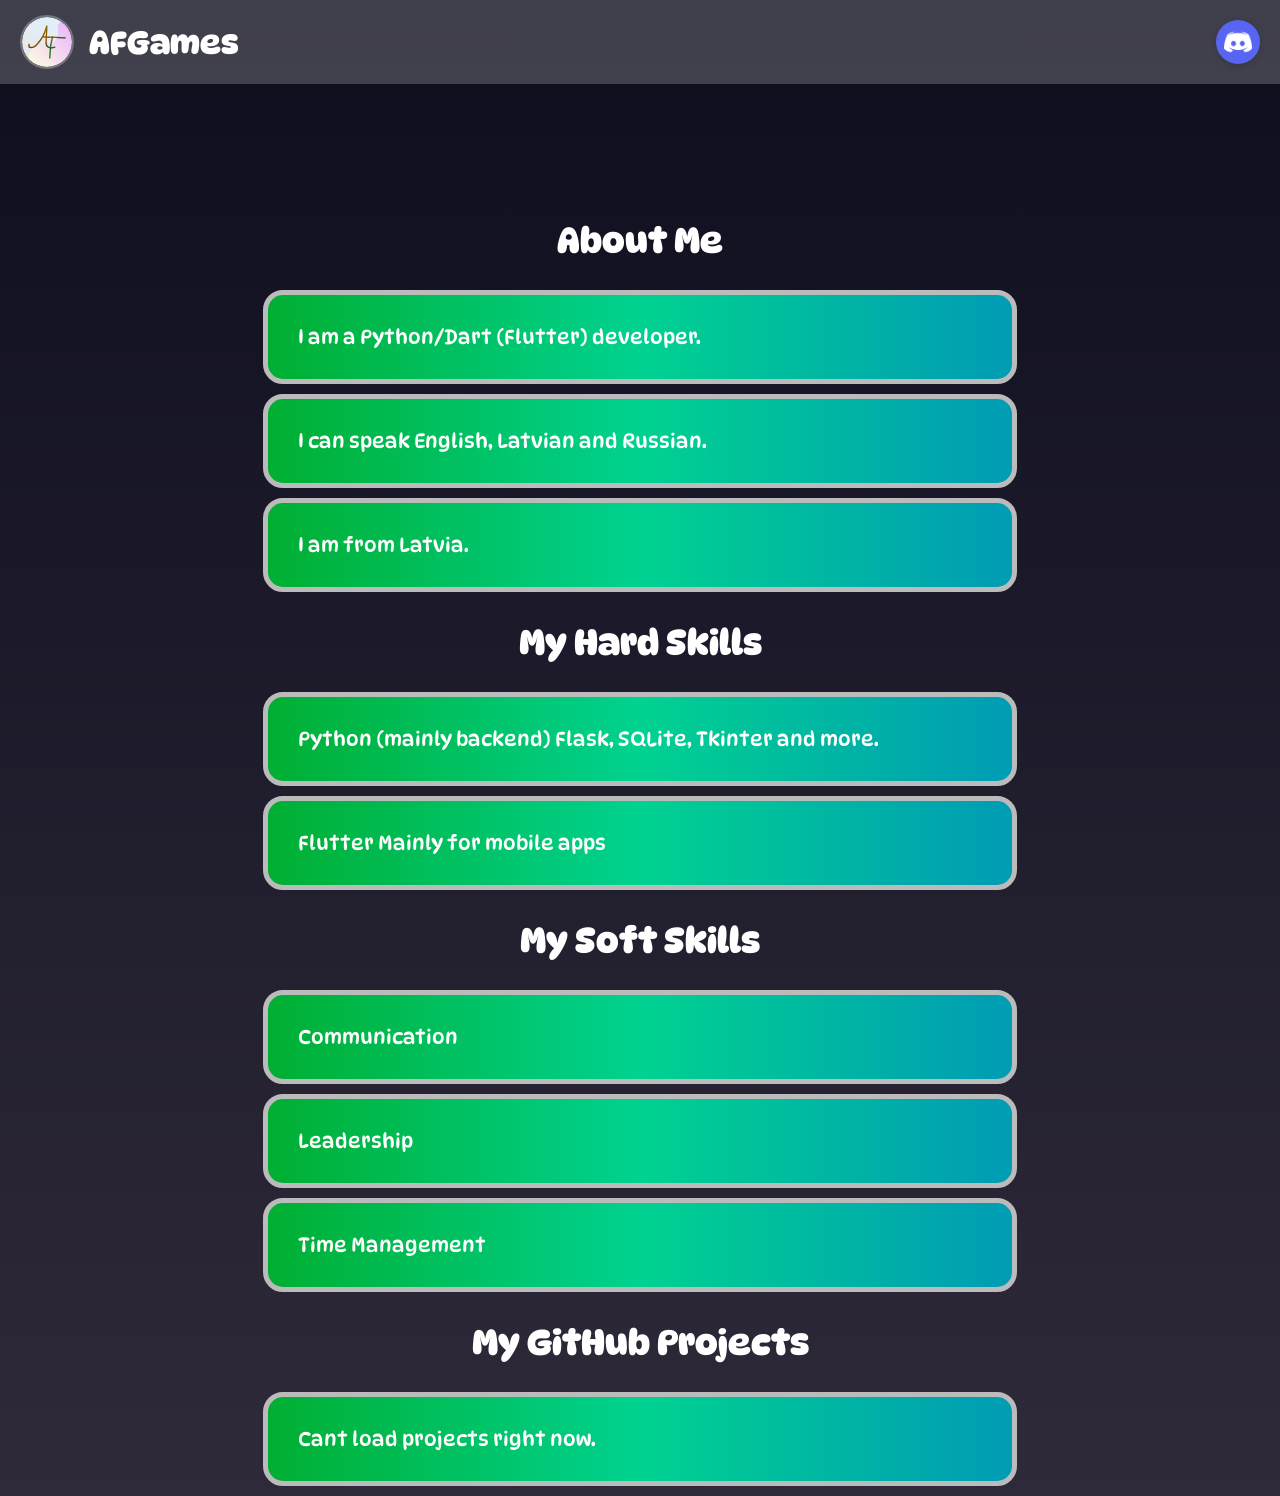
<file: index.html>
<!DOCTYPE html>
<html lang="en">
    <head>
        <meta charset="UTF-8">
        <meta name="viewport" content="width=device-width, initial-scale=1.0">
        <title>AFGamesYT</title>
        <link href="https://fonts.googleapis.com/css2?family=DynaPuff:wght@400..700&display=swap" rel="stylesheet">
        <link rel="stylesheet" href="static/style.css">
    </head>
    <body>
        <div class="top-bar">
            <div class="left-section">
                <div class="profile-icon">
                    <img src="static/profile.png" alt="Profile" class="profile-image">
                </div>
                <h1 class="afgames-text">AFGames</h1>
            </div>
            <a href="https://discord.gg/7HDqtKxbqU" target="_blank" class="discord-link">
                <img src="static/discord.png" alt="Discord" class="discord-icon">
            </a>
        </div>
        
        <br><br><br><br><br><br><br><br><br><br>

        <h2>About Me</h2>
        <div class="message"><p>I am a Python/Dart (Flutter) developer.</p></div>
        <div class="message"><p>I can speak English, Latvian and Russian.</p></div>
        <div class="message"><p>I am from Latvia.</p></div>

        <h2>My Hard Skills</h2>
        <div class="message"><p>Python (mainly backend)    Flask, SQLite, Tkinter and more.</p></div>
        <div class="message"><p>Flutter    Mainly for mobile apps</p></div>

        <h2>My Soft Skills</h2>
        <div class="message"><p>Communication</p></div>
        <div class="message"><p>Leadership</p></div>
        <div class="message"><p>Time Management</p></div>
        
        <h2>My GitHub Projects</h2>
        <div id="github-projects" class="projects-container">
            <div class="loading">Loading projects...</div>
        </div>
    </body>

    <script>
        const apiUrl = `https://api.github.com/users/AFGamesYT/repos?sort=updated&per_page=6`;

        async function loadGitHubProjects() {
            try {
                const response = await fetch(apiUrl);
                const repos = await response.json();
                
                const projectsContainer = document.getElementById('github-projects');
                projectsContainer.innerHTML = '';
                
                repos.forEach(repo => {
                    const projectCard = createProjectCard(repo);
                    projectsContainer.appendChild(projectCard);
                });
                
            } catch (error) {
                console.error('Error loading GitHub projects:', error);
                document.getElementById('github-projects').innerHTML = 
                    '<div class="message"><p>Cant load projects right now.</p></div>';
            }
        }

        function createProjectCard(repo) {
            const card = document.createElement('div');
            card.className = 'message project-card';
            
            card.innerHTML = `
                <div class="project-header">
                    <h3 class="project-title">${repo.name}</h3>
                </div>
                <label class="project-description">${repo.description || 'No description available.'}</label><br><br>
                <a href="${repo.html_url}" target="_blank" class="project-link">View on GitHub</a>
            `;
            
            return card;
        }

        document.addEventListener('DOMContentLoaded', loadGitHubProjects);
    </script>
</html>
</file>
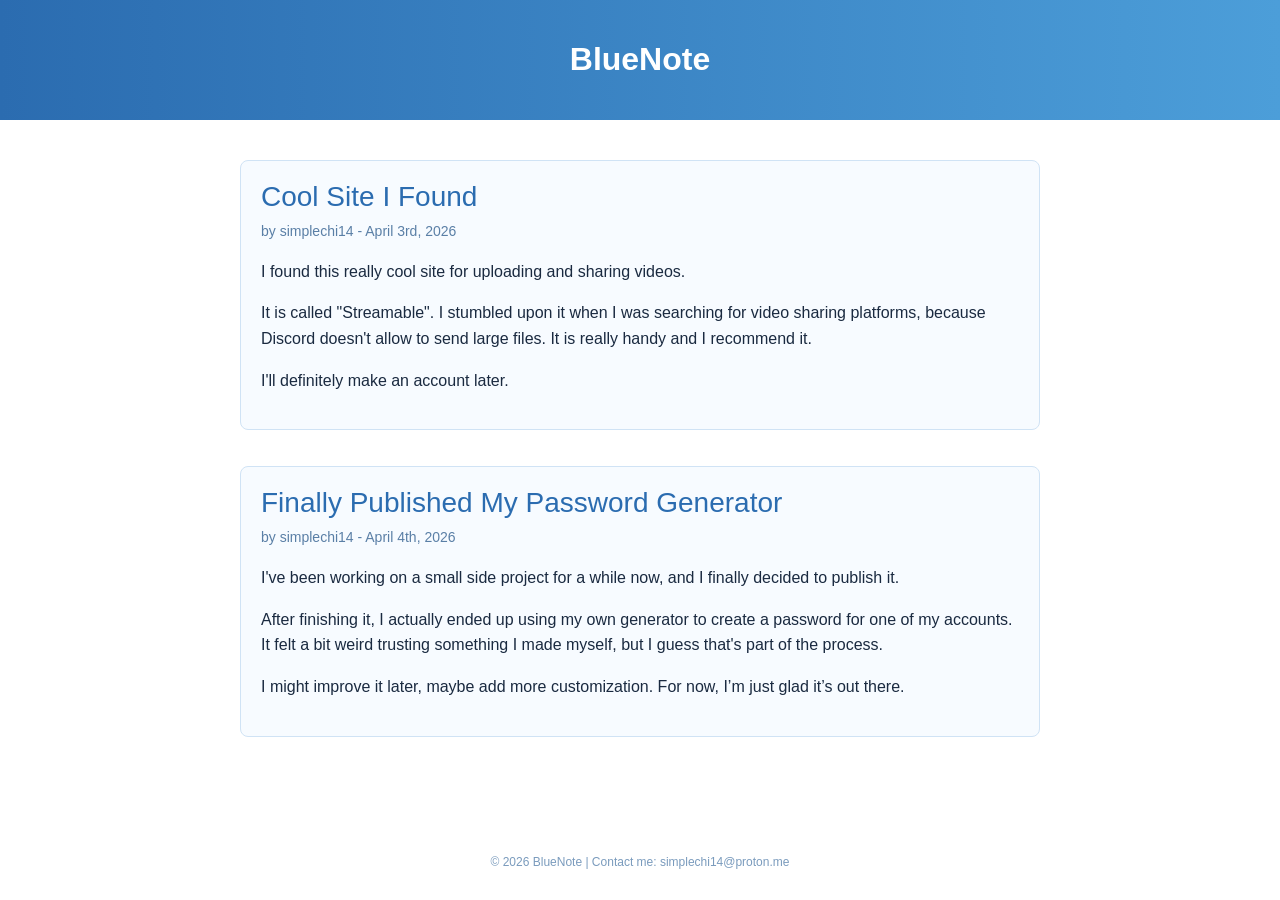
<file: arg2.html>
<!DOCTYPE html>
<html lang="en">
<head>
    <meta charset="UTF-8">
    <title>BlueNote Blog</title>
    <style>
        body {
            margin: 0;
            font-family: Arial, sans-serif;
            background-color: #ffffff;
            color: #1a2a40;
        }

        header {
            background: linear-gradient(90deg, #2b6cb0, #4c9ed9);
            color: white;
            padding: 20px;
            text-align: center;
        }

        .container {
            max-width: 800px;
            margin: 40px auto;
            padding: 0 20px;
        }

        .post {
            border: 1px solid #d0e3f5;
            border-radius: 8px;
            padding: 20px;
            background-color: #f7fbff;
        }

        .post-title {
            font-size: 28px;
            margin-bottom: 10px;
            color: #2b6cb0;
        }

        .post-meta {
            font-size: 14px;
            color: #5a7fa6;
            margin-bottom: 20px;
        }

        .post-content {
            line-height: 1.6;
            font-size: 16px;
        }

        .white {
            color: #ffffff;
            margin-left: 50px;
        }

        footer {
            text-align: center;
            padding: 20px;
            margin-top: 40px;
            font-size: 12px;
            color: #7a9bbd;
        }
    </style>
</head>
<body>

<header>
    <h1>BlueNote</h1>
</header>

<div class="container">
    <div class="post">
        <div class="post-title">Cool Site I Found</div>
        <div class="post-meta">by simplechi14 - April 3rd, 2026</div>
        <div class="post-content">
            <p>
                I found this really cool site for uploading and sharing videos.
            </p>

            <p>
                It is called "Streamable". I stumbled upon it when I was searching for video sharing platforms,
                because Discord doesn't allow to send large files. It is really handy and I recommend it.
            </p>

            <p>
                I'll definitely make an account later.
            </p>
        </div>
    </div>
    <br><br>
    <div class="post">
        <div class="post-title">Finally Published My Password Generator</div>
        <div class="post-meta">by simplechi14 - April 4th, 2026</div>
        <div class="post-content">
            <p>
                I've been working on a small side project for a while now, and I finally decided to publish it.
            </p>

            <p>
                After finishing it, I actually ended up using my own generator to create a password for one of my accounts.
                It felt a bit weird trusting something I made myself, but I guess that's part of the process.
            </p>

            <p>
                I might improve it later, maybe add more customization.
                For now, I’m just glad it’s out there.
            </p>
        </div>
    </div>
</div>

<p class="white">If you find this, ignore it please. 8Is01QPs</p>

<footer>
    © 2026 BlueNote | Contact me: simplechi14@proton.me
</footer>

</body>
</html>
</file>
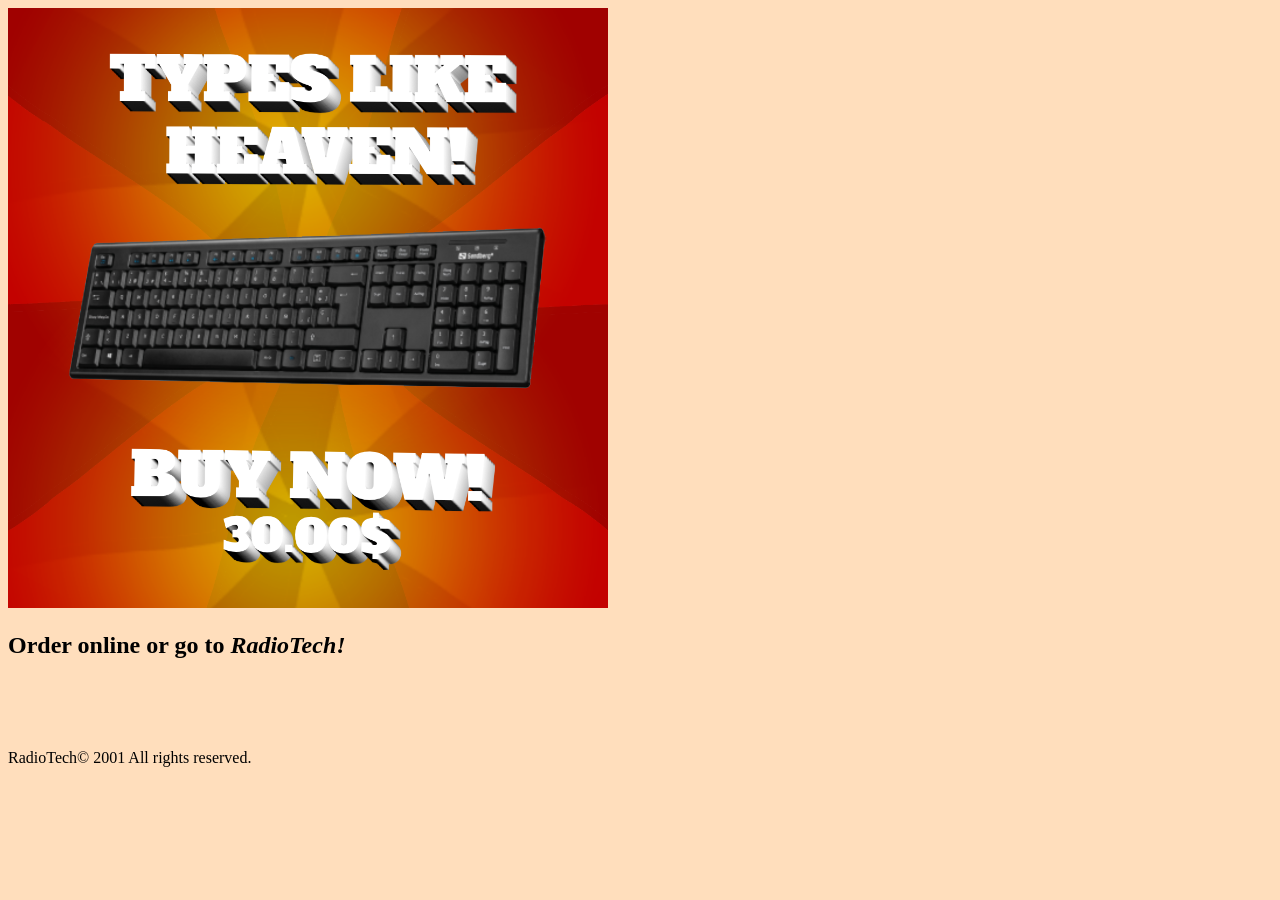
<file: arg3.html>
<!DOCTYPE html>
<html>
    <head>
        <title>Best keyboard in town!</title>
    </head>
    <body bgcolor="#ffdebc">
        <img src="types_like_heaven.png" alt="I swam across" width="600" height="600">
        <h2>Order online or go to <i>RadioTech!</i></h2>
        <br>
        <br>
        <br>
        <p id="dotdotdotdot dotdash dotdashdotdot dotdotdotdash dot dotdotdot">RadioTech© 2001 All rights reserved.</p>
    </body>
</html>
</file>
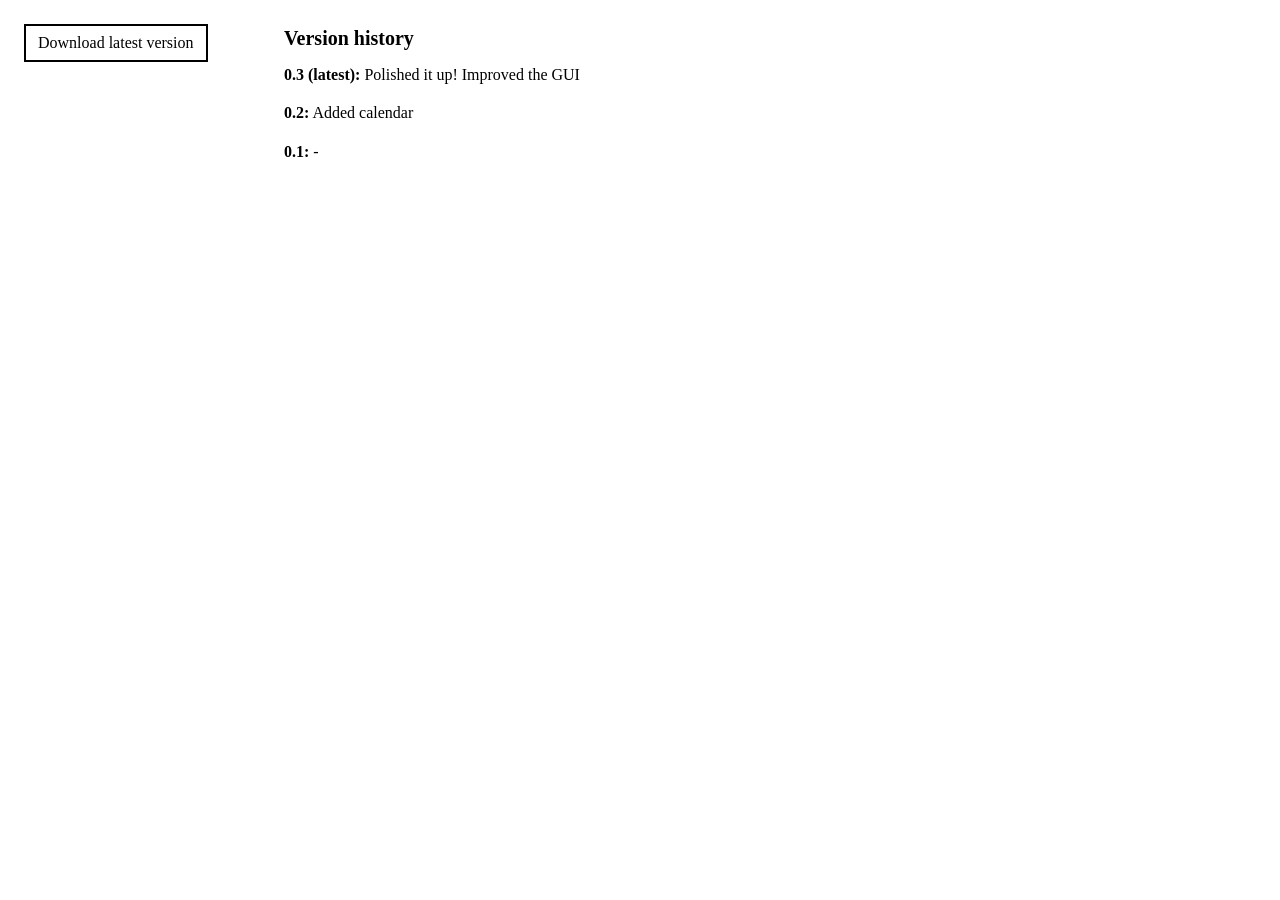
<file: arg3_download.html>
<!DOCTYPE html>
<html lang="en">
<head>
<meta charset="utf-8">
<meta name="viewport" content="width=device-width, initial-scale=1, viewport-fit=cover">
<title>Download</title>
<style>
  :root {
    color-scheme: light;
    box-sizing: border-box;
    padding-top: env(safe-area-inset-top, 0px);
    padding-bottom: env(safe-area-inset-bottom, 0px);
  }
  html { scroll-padding-top: env(safe-area-inset-top, 0px); }
  body {
    margin: 0;
    padding: 24px;
    background: #ffffff;
    color: #000000;
    font-family: "Times New Roman", Times, serif;
    font-size: 16px;
    line-height: 1.4;
  }
  .layout {
    display: flex;
    gap: 40px;
    align-items: flex-start;
  }
  .left {
    flex: 0 0 220px;
  }
  .right {
    flex: 1 1 auto;
    min-width: 0;
  }
  a.button {
    display: inline-block;
    padding: 6px 12px;
    background: #ffffff;
    color: #000000;
    border: 2px solid #000000;
    border-radius: 0;
    font-family: inherit;
    font-size: 16px;
    text-decoration: none;
  }
  a.button:hover { background: #000000; color: #ffffff; }
  h2 { font-size: 20px; margin: 0 0 12px 0; }
  .version { margin: 0 0 16px 0; }
  .version b { font-weight: bold; }
  @media (max-width: 600px) {
    .layout { flex-direction: column; gap: 24px; }
    .left { flex: none; }
  }
</style>
</head>
<body>
<div class="layout">

  <div class="left">
    <a class="button" href="https://afgamesyt.eu.pythonanywhere.com/get_program?version=latest">Download latest version</a>
  </div>

  <div class="right">
    <h2>Version history</h2>

    <p class="version"><b>0.3 (latest):</b> Polished it up! Improved the GUI</p>

    <p class="version"><b>0.2:</b> Added calendar</p>

    <p class="version"><b>0.1:</b> -</p>
  </div>

</div>
</body>
</html>
</file>
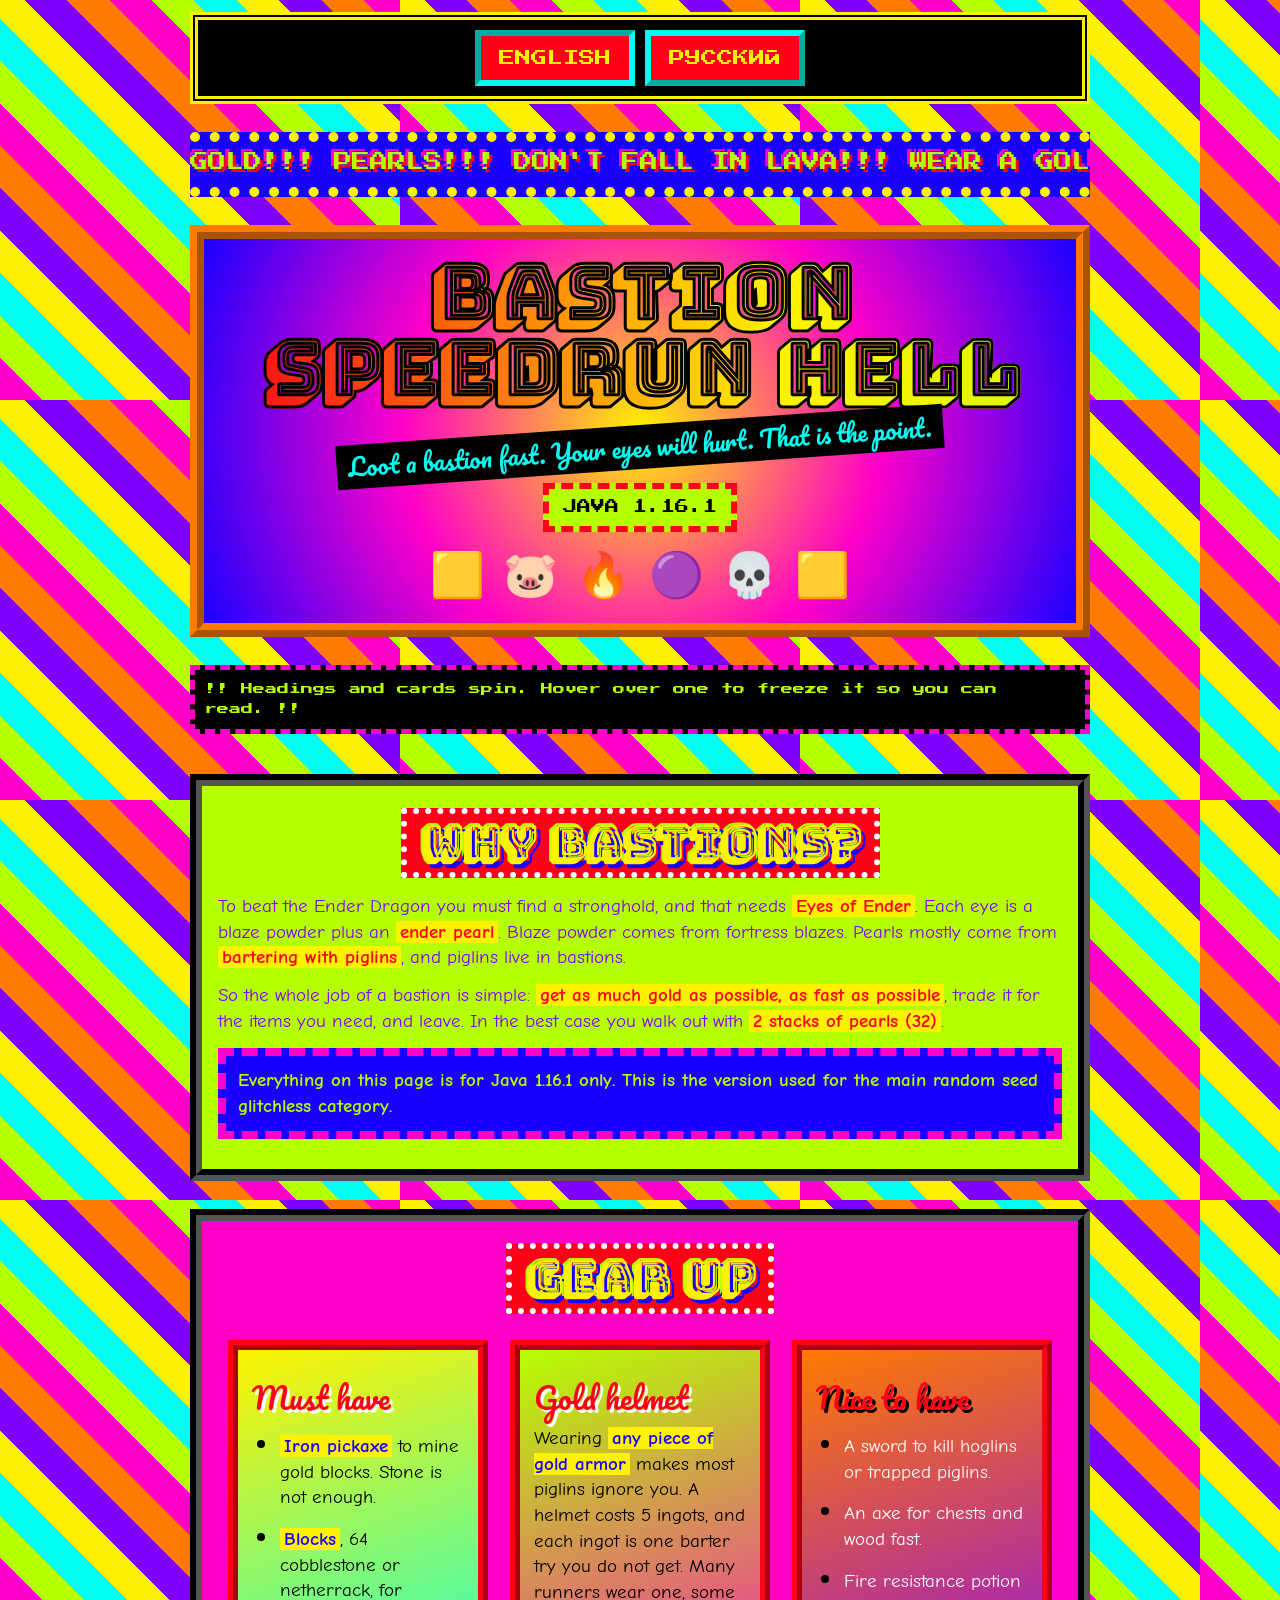
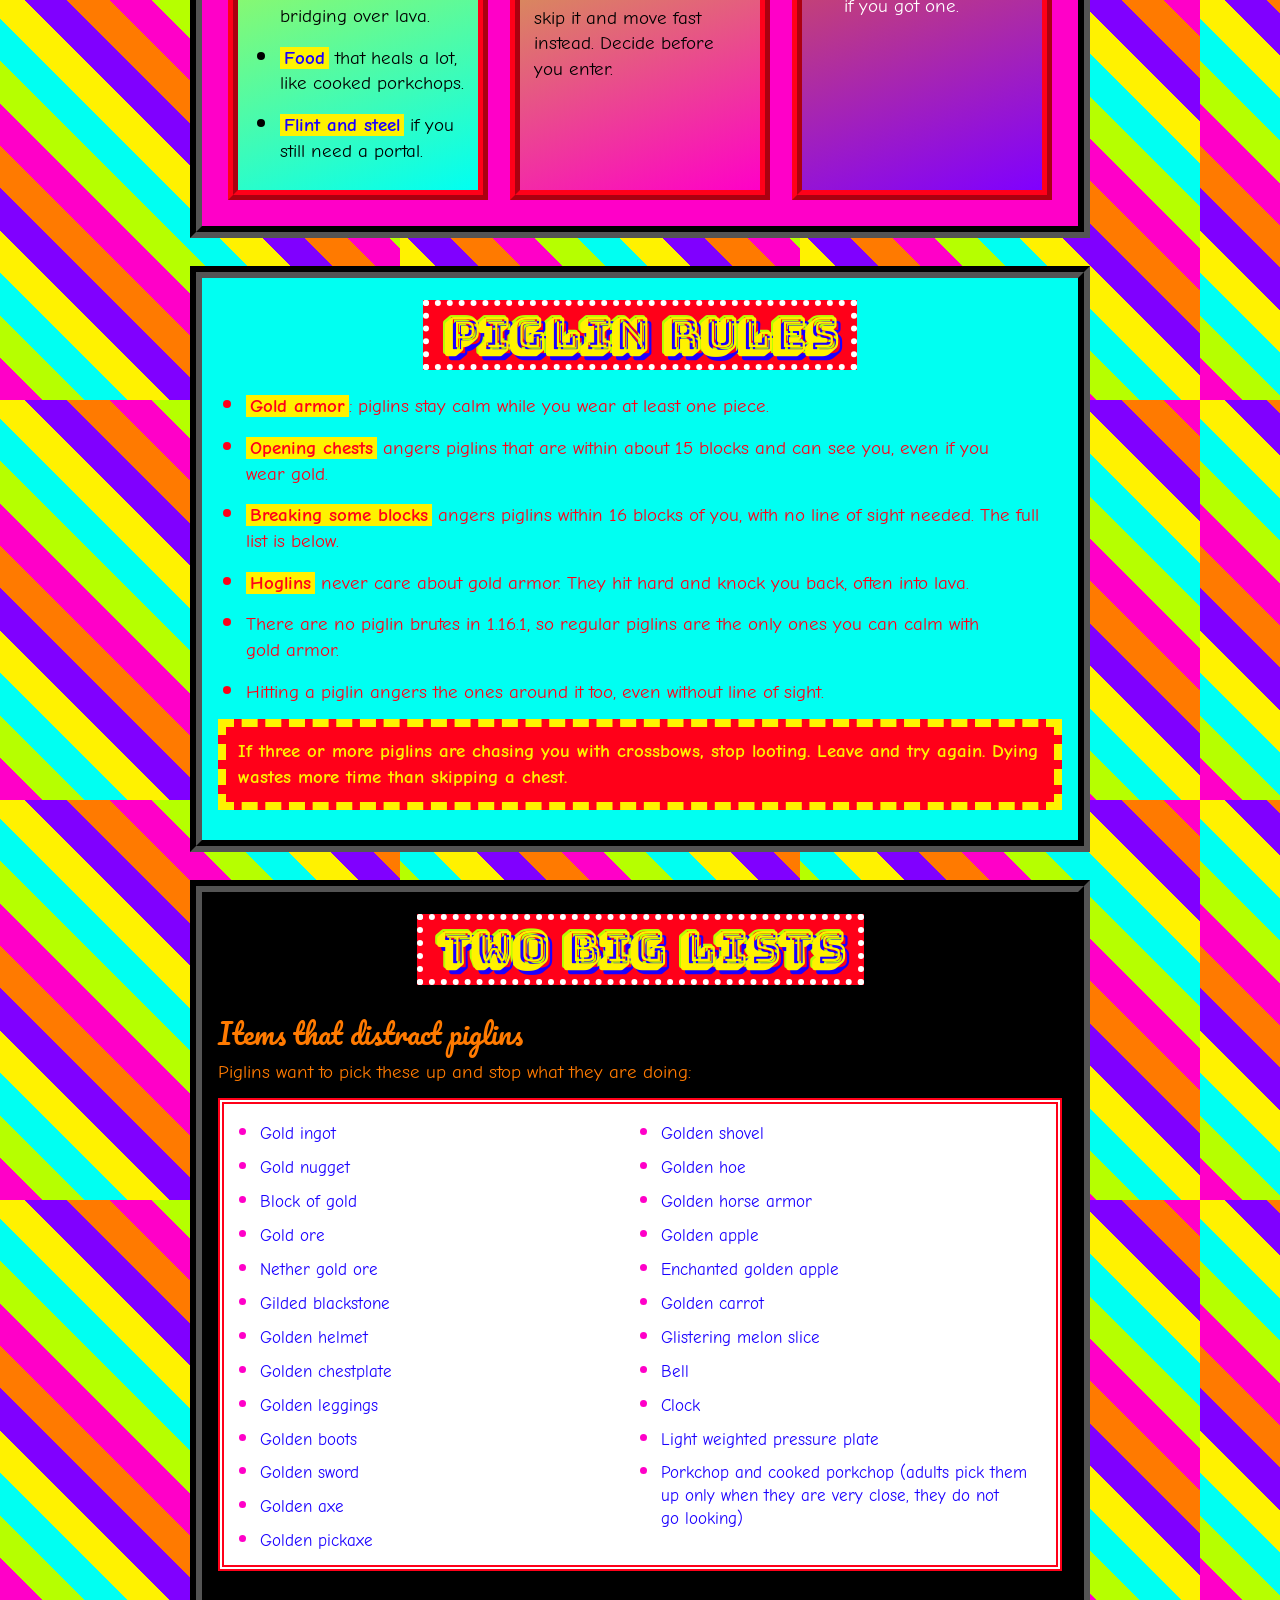
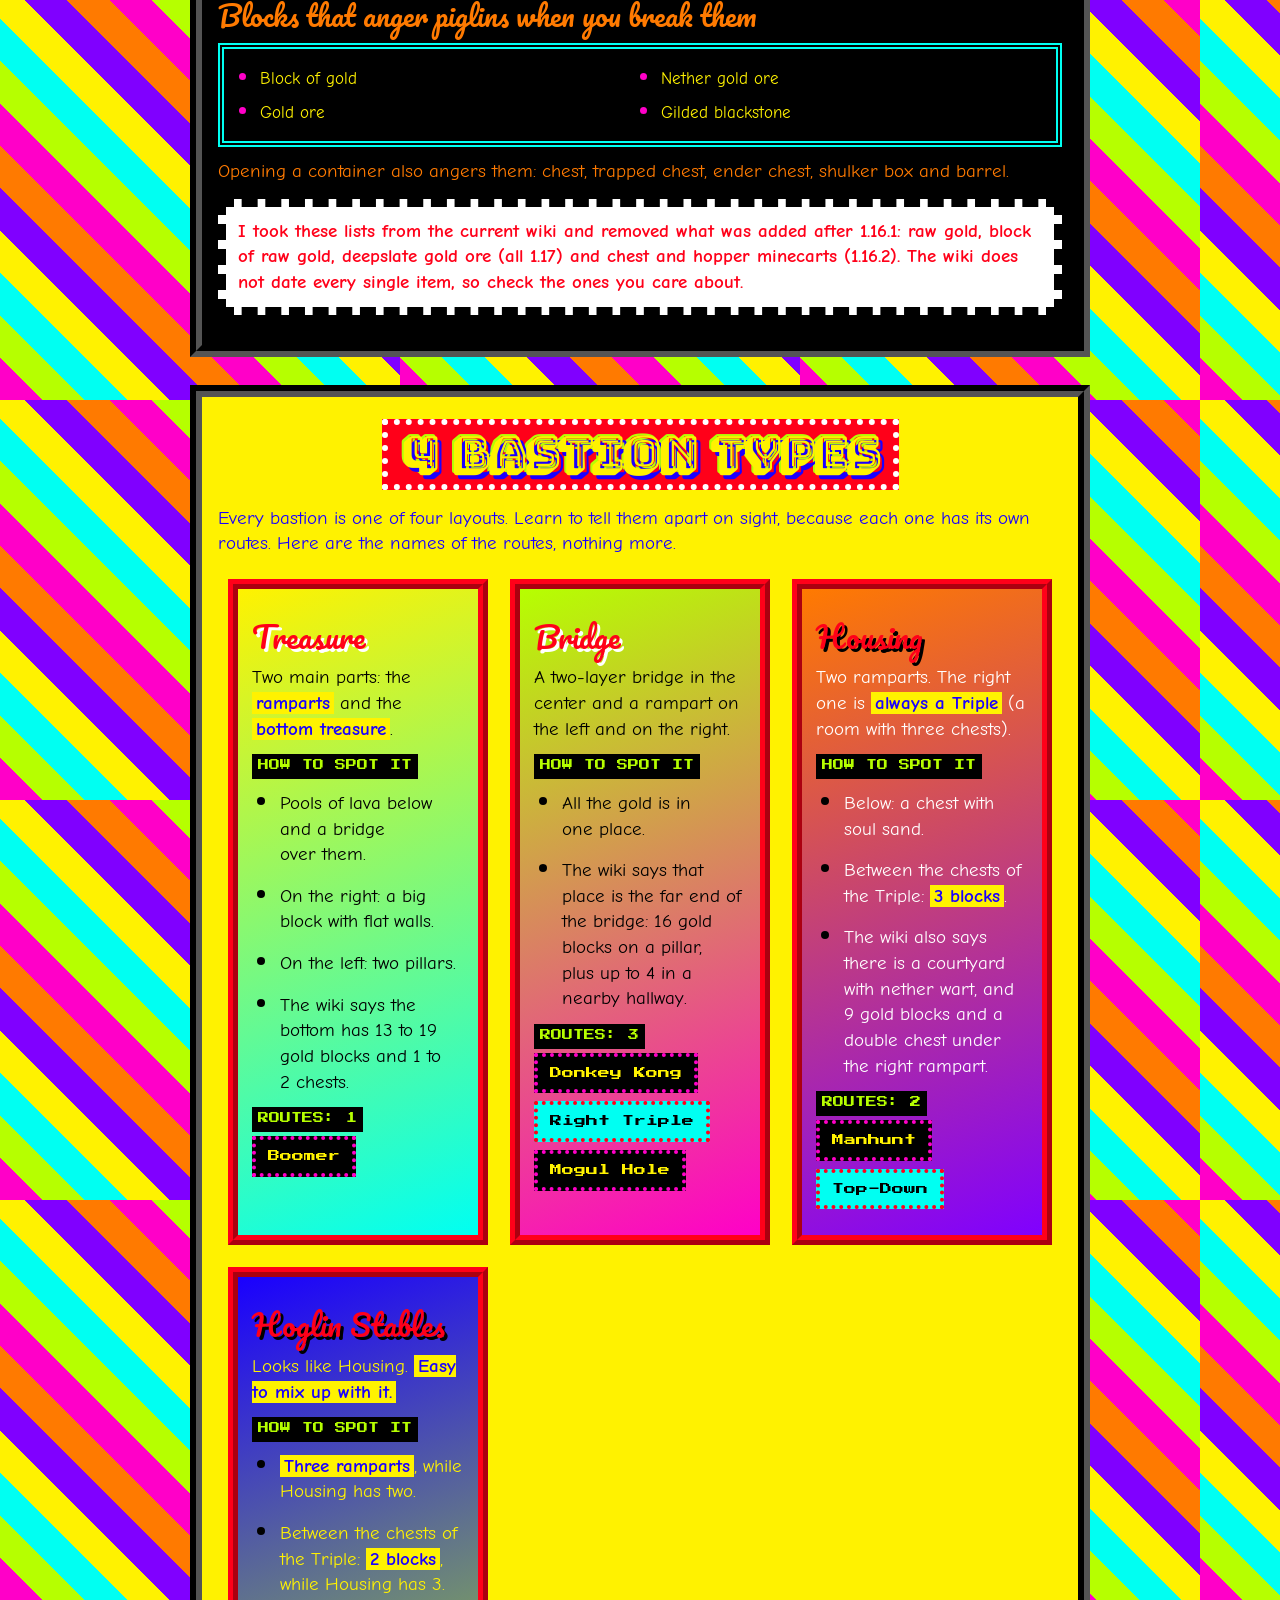
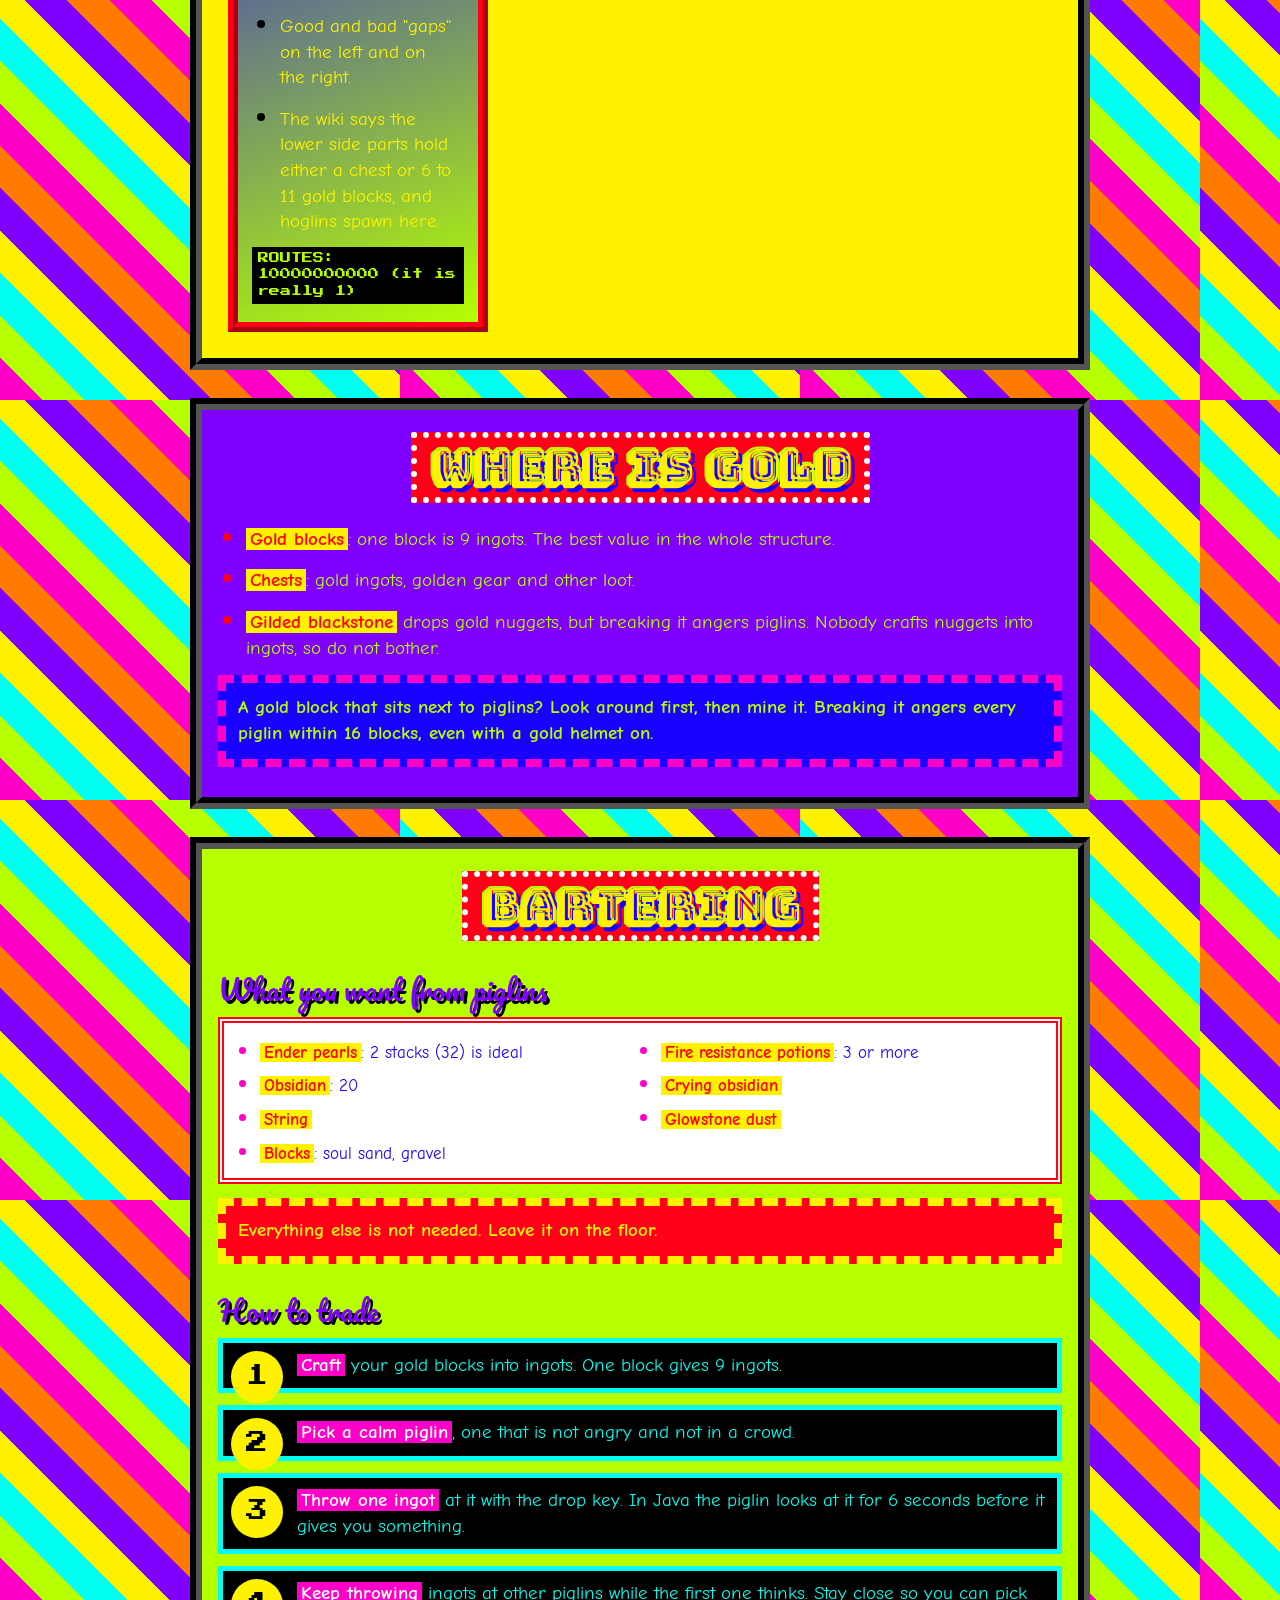
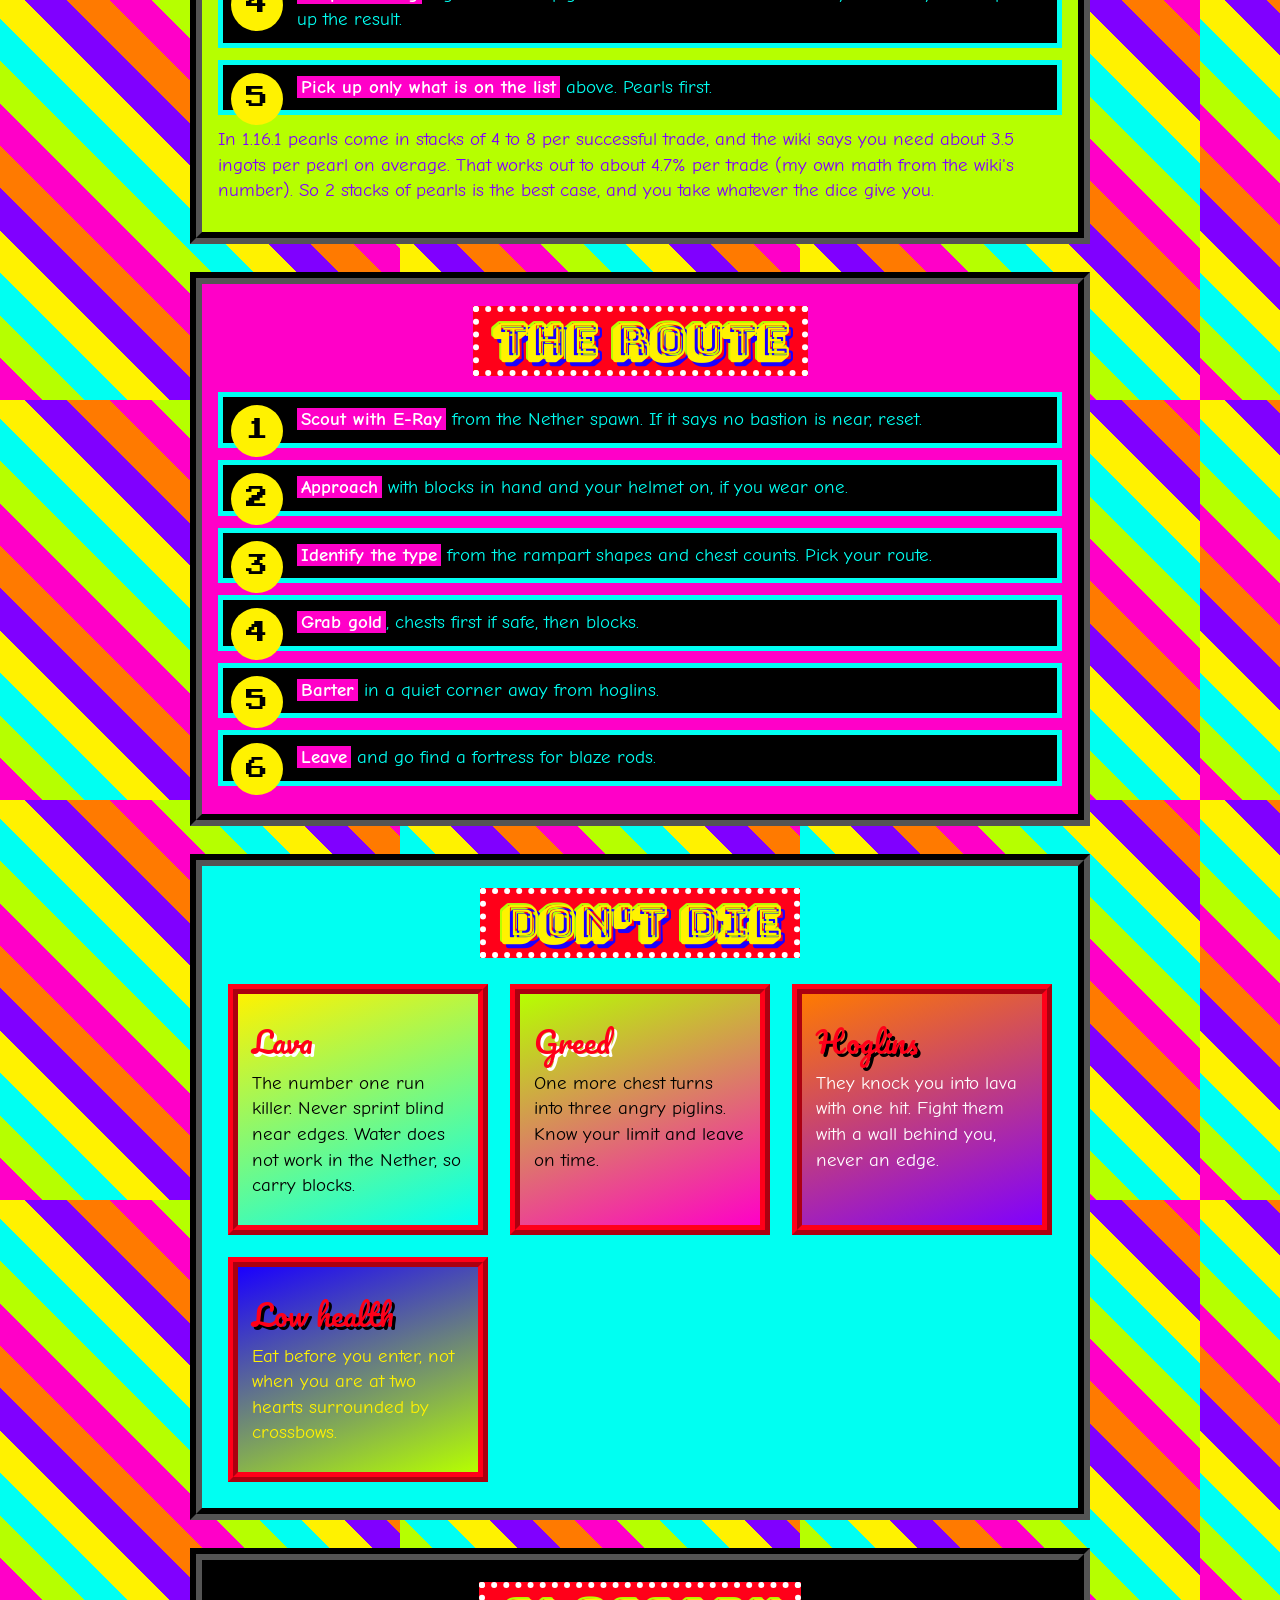
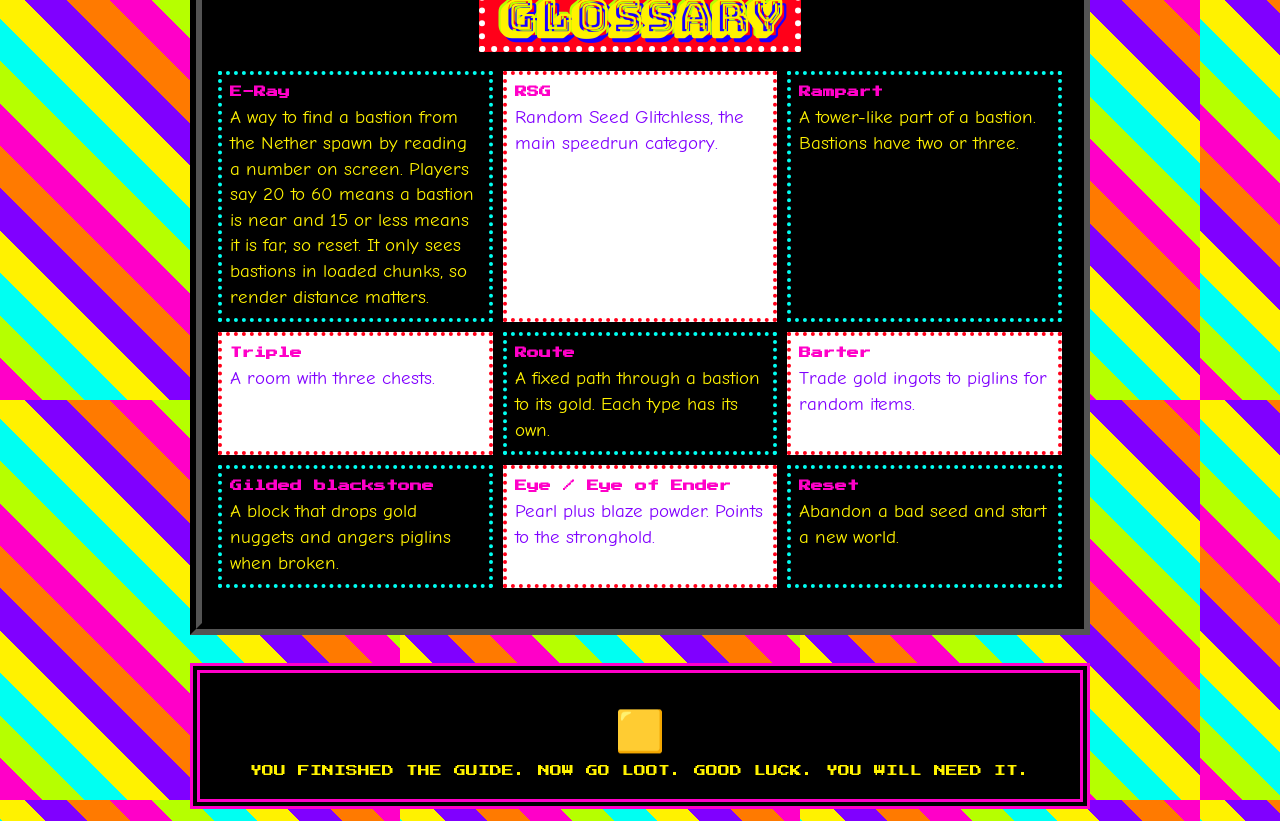
<file: bastion_speedrun_guide.html>
<!doctype html><html><head><meta charset=utf8><meta name=viewport content="width=device-width,initial-scale=1,viewport-fit=cover"><style>:root{color-scheme:light;box-sizing:border-box;padding-top:env(safe-area-inset-top,0px);padding-bottom:env(safe-area-inset-bottom,0px)}html{scroll-padding-top:env(safe-area-inset-top,0px)}body{margin:0;padding:0;font:14px -apple-system,BlinkMacSystemFont,sans-serif;background:#fff;color:#000}img{max-width:100%}[hidden]:not([hidden=until-found i]){display:none!important}</style></head><body>
<title>Bastion Speedrun Hell</title>
<meta name="claude:viewport-fit-sides" content="cover">
<link rel="stylesheet" href="https://fonts.googleapis.com/css2?family=Bungee+Shade&family=Comic+Neue:wght@700&family=Pacifico&family=Press+Start+2P&display=swap">
<style>
/* Layout concept: one loud column, every block fighting the one before it for attention */
:root {
  --hot-pink: #ff00c8;
  --acid: #b6ff00;
  --cyan: #00fff2;
  --yellow: #fff200;
  --red: #ff0019;
  --blue: #1a00ff;
  --black: #000000;
  --white: #ffffff;
  --orange: #ff7a00;
  --purple: #8000ff;
  --font-display: "Bungee Shade", Impact, "Arial Black", sans-serif;
  --font-body: "Comic Neue", "Comic Sans MS", "Chalkboard SE", cursive;
  --font-script: "Pacifico", "Brush Script MT", cursive;
  --font-pixel: "Press Start 2P", "Courier New", monospace;
  color-scheme: light;
}

* { box-sizing: border-box; cursor: crosshair; }

html { scroll-behavior: smooth; }

body {
  margin: 0;
  padding-block: 12px;
  padding-left: max(16px, env(safe-area-inset-left, 0px));
  padding-right: max(16px, env(safe-area-inset-right, 0px));
  background:
    repeating-linear-gradient(45deg, var(--hot-pink) 0 30px, var(--acid) 30px 60px, var(--cyan) 60px 90px, var(--yellow) 90px 120px, var(--purple) 120px 150px, var(--orange) 150px 180px);
  background-size: 400px 400px;
  animation: slide-bg 1.5s linear infinite, hue 6s linear infinite;
  color: var(--black);
  font-family: var(--font-body);
  font-size: 19px;
  line-height: 1.35;
  overflow-x: clip;
}

@keyframes slide-bg { to { background-position: 400px 400px; } }
@keyframes hue { to { filter: hue-rotate(360deg) saturate(2.5); } }
@keyframes spin { to { transform: rotate(360deg); } }
@keyframes spin-rev { to { transform: rotate(-360deg); } }
@keyframes wobble {
  0%, 100% { transform: rotate(-3deg) scale(1); }
  25% { transform: rotate(2deg) scale(1.02); }
  50% { transform: rotate(-1deg) scale(0.98); }
  75% { transform: rotate(3deg) scale(1.01); }
}
@keyframes blink { 50% { opacity: 0; } }
@keyframes flash {
  0% { background: var(--red); color: var(--yellow); }
  33% { background: var(--cyan); color: var(--hot-pink); }
  66% { background: var(--yellow); color: var(--blue); }
  100% { background: var(--red); color: var(--yellow); }
}
@keyframes rainbow-text { to { background-position: 400% 0; } }
@keyframes marquee { from { transform: translateX(100%); } to { transform: translateX(-100%); } }
@keyframes pulse { 50% { transform: scale(1.25); } }
@keyframes borders {
  0% { border-color: var(--red) var(--blue) var(--acid) var(--hot-pink); }
  50% { border-color: var(--blue) var(--acid) var(--hot-pink) var(--red); }
  100% { border-color: var(--red) var(--blue) var(--acid) var(--hot-pink); }
}

::-webkit-scrollbar { width: 28px; }
::-webkit-scrollbar-track { background: var(--black); }
::-webkit-scrollbar-thumb {
  background: linear-gradient(var(--red), var(--yellow), var(--acid), var(--cyan), var(--hot-pink));
  border: 4px dotted var(--black);
}

:focus-visible { outline: 8px dashed var(--red); outline-offset: 4px; }

a { color: var(--blue); background: var(--yellow); font-weight: 700; padding: 0 4px; }
a:hover { color: var(--yellow); background: var(--blue); }

/* language switching */
html[data-lang="en"] .ru { display: none !important; }
html[data-lang="ru"] .en { display: none !important; }

.wrap {
  max-width: 900px;
  margin: 0 auto;
  display: flex;
  flex-direction: column;
  gap: 28px;
  min-width: 0;
  overflow-x: clip;
}

/* top bar */
.langbar {
  display: flex;
  flex-wrap: wrap;
  gap: 10px;
  justify-content: center;
  padding: 10px;
  background: var(--black);
  border: 8px double var(--yellow);
  animation: wobble 2s ease-in-out infinite;
}
.langbar button {
  font-family: var(--font-pixel);
  font-size: 16px;
  padding: 14px 18px;
  color: var(--yellow);
  background: var(--red);
  border: 6px outset var(--cyan);
  animation: flash 0.8s steps(1) infinite;
  text-transform: uppercase;
}
.langbar button[aria-pressed="true"] { border-style: inset; animation: flash 0.3s steps(1) infinite, pulse 0.6s ease-in-out infinite; }
.langbar button:hover { animation: spin 0.6s linear infinite; }

.ticker {
  overflow: hidden;
  background: var(--blue);
  border-block: 10px dotted var(--yellow);
  padding: 8px 0;
  white-space: nowrap;
}
.ticker span {
  display: inline-block;
  font-family: var(--font-pixel);
  font-size: 18px;
  color: var(--acid);
  text-shadow: 3px 3px 0 var(--red), -3px -3px 0 var(--hot-pink);
  animation: marquee 9s linear infinite;
}

/* hero */
.hero {
  text-align: center;
  padding: 18px 8px;
  background: radial-gradient(circle, var(--yellow), var(--hot-pink), var(--blue));
  border: 14px ridge var(--orange);
  animation: borders 1s linear infinite;
}
h1 {
  margin: 0;
  font-family: var(--font-display);
  font-size: clamp(34px, 9vw, 76px);
  line-height: 1;
  text-wrap: balance;
  background: linear-gradient(90deg, var(--red), var(--yellow), var(--acid), var(--cyan), var(--blue), var(--hot-pink), var(--red));
  background-size: 400% 100%;
  -webkit-background-clip: text;
  background-clip: text;
  color: transparent;
  -webkit-text-stroke: 3px var(--black);
  animation: rainbow-text 1.2s linear infinite, wobble 1.5s ease-in-out infinite;
}
.hero .sub {
  display: inline-block;
  margin: 16px 0 0;
  padding: 6px 12px;
  font-family: var(--font-script);
  font-size: 24px;
  color: var(--cyan);
  background: var(--black);
  transform: rotate(-4deg);
}
.version {
  display: inline-block;
  margin: 14px 0 0;
  padding: 8px 14px;
  font-family: var(--font-pixel);
  font-size: 14px;
  line-height: 1.5;
  color: var(--black);
  background: var(--acid);
  border: 6px dashed var(--red);
  animation: pulse 0.9s ease-in-out infinite;
}
.spinner-row {
  display: flex;
  justify-content: center;
  gap: 18px;
  margin-top: 14px;
  font-size: 44px;
}
.spinner-row span { display: inline-block; animation: spin 1.2s linear infinite; }
.spinner-row span:nth-child(even) { animation: spin-rev 0.7s linear infinite; }

.hint {
  font-family: var(--font-pixel);
  font-size: 12px;
  line-height: 1.6;
  background: var(--black);
  color: var(--acid);
  padding: 10px;
  border: 5px dashed var(--hot-pink);
}
.blink { animation: blink 0.5s steps(1) infinite; }

/* sections */
section {
  padding: 16px;
  border: 12px groove var(--black);
  min-width: 0;
}
section:nth-of-type(6n+1) { background: var(--acid); color: var(--purple); }
section:nth-of-type(6n+2) { background: var(--hot-pink); color: var(--yellow); }
section:nth-of-type(6n+3) { background: var(--cyan); color: var(--red); }
section:nth-of-type(6n+4) { background: var(--black); color: var(--orange); }
section:nth-of-type(6n+5) { background: var(--yellow); color: var(--blue); }
section:nth-of-type(6n) { background: var(--purple); color: var(--acid); }

h2 {
  display: block;
  width: fit-content;
  max-width: 100%;
  margin: 6px auto 16px;
  padding: 6px 14px;
  font-family: var(--font-display);
  font-size: clamp(24px, 6vw, 44px);
  line-height: 1.05;
  text-align: center;
  text-wrap: balance;
  color: var(--yellow);
  background: var(--red);
  text-shadow: 4px 4px 0 var(--blue), -2px -2px 0 var(--acid);
  border: 6px dotted var(--white);
  animation: spin 7s linear infinite;
}
h3 {
  margin: 14px 0 8px;
  font-family: var(--font-script);
  font-size: 28px;
  font-weight: 400;
  text-shadow: 3px 3px 0 var(--black);
  display: inline-block;
  animation: wobble 1.1s ease-in-out infinite;
}
h2:hover, h3:hover, .card:hover, .tip:hover, .chip:hover { animation-play-state: paused; }

p, li { text-wrap: pretty; }
p { margin: 0 0 12px; }
ul, ol { margin: 0 0 12px; padding-left: 28px; }
li { margin-bottom: 8px; }
li::marker { font-size: 1.4em; color: var(--red); }
b, strong { background: var(--yellow); color: var(--red); padding: 0 4px; }
code {
  font-family: var(--font-pixel);
  font-size: 0.7em;
  background: var(--black);
  color: var(--acid);
  padding: 3px 6px;
  border: 2px solid var(--hot-pink);
}

/* cards */
.cards {
  display: grid;
  grid-template-columns: repeat(auto-fit, minmax(min(100%, 260px), 1fr));
  gap: 22px;
  padding: 10px;
}
.card {
  min-width: 0;
  padding: 14px;
  border: 10px ridge var(--red);
  color: var(--black);
  background: linear-gradient(160deg, var(--yellow), var(--cyan));
  animation: wobble 2.4s ease-in-out infinite, borders 1.3s linear infinite;
}
.card:nth-child(2) { background: linear-gradient(160deg, var(--acid), var(--hot-pink)); animation-duration: 1.9s, 1.3s; animation-direction: reverse, normal; }
.card:nth-child(3) { background: linear-gradient(160deg, var(--orange), var(--purple)); color: var(--white); animation-duration: 2.9s, 1.3s; }
.card:nth-child(4) { background: linear-gradient(160deg, var(--blue), var(--acid)); color: var(--yellow); animation-duration: 1.6s, 1.3s; animation-direction: reverse, normal; }
.card h3 { display: block; font-size: 30px; text-shadow: 3px 3px 0 var(--white); color: var(--red); }
.card:nth-child(3) h3, .card:nth-child(4) h3 { text-shadow: 3px 3px 0 var(--black); }
.card li::marker { color: var(--black); }
.card b { color: var(--blue); }
.card .label {
  display: block;
  margin: 10px 0 4px;
  font-family: var(--font-pixel);
  font-size: 11px;
  line-height: 1.5;
  color: var(--acid);
  background: var(--black);
  padding: 4px 6px;
  width: fit-content;
  max-width: 100%;
}

.routes { display: flex; flex-wrap: wrap; gap: 8px; margin: 0 0 12px; padding: 0; list-style: none; }
.chip {
  margin: 0;
  padding: 8px 12px;
  font-family: var(--font-pixel);
  font-size: 12px;
  line-height: 1.4;
  color: var(--yellow);
  background: var(--black);
  border: 4px dotted var(--hot-pink);
  animation: wobble 1.3s ease-in-out infinite;
}
.chip:nth-child(even) { color: var(--black); background: var(--cyan); border-color: var(--red); animation-direction: reverse; }

.tip {
  margin: 14px 0;
  padding: 12px;
  font-weight: 700;
  border: 8px dashed var(--black);
  background: var(--white);
  color: var(--red);
  animation: wobble 1.7s ease-in-out infinite;
}
.tip.bad { background: var(--red); color: var(--yellow); border-color: var(--yellow); }
.tip.good { background: var(--blue); color: var(--acid); border-color: var(--hot-pink); }

.steps { list-style: none; padding: 0; counter-reset: s; }
.steps li {
  counter-increment: s;
  padding: 10px 10px 10px 74px;
  position: relative;
  margin-bottom: 12px;
  border: 5px solid currentColor;
  background: var(--black);
  color: var(--cyan);
}
.steps li::before {
  content: counter(s);
  position: absolute;
  left: 8px;
  top: 8px;
  width: 52px;
  height: 52px;
  display: grid;
  place-items: center;
  font-family: var(--font-pixel);
  font-size: 22px;
  color: var(--black);
  background: var(--yellow);
  border-radius: 50%;
  animation: spin 2s linear infinite;
}
.steps b { background: var(--hot-pink); color: var(--white); }

/* long item lists */
.biglist {
  columns: 2 220px;
  column-gap: 18px;
  margin: 0 0 12px;
  padding: 12px 12px 12px 36px;
  background: var(--white);
  color: var(--blue);
  border: 6px double var(--red);
}
.biglist li { break-inside: avoid; margin-bottom: 4px; font-size: 17px; }
.biglist li::marker { color: var(--hot-pink); }
.biglist.red { background: var(--black); color: var(--yellow); border-color: var(--cyan); }

.glossary { display: grid; grid-template-columns: repeat(auto-fit, minmax(min(100%, 240px), 1fr)); gap: 10px; }
.glossary div { padding: 8px; background: var(--white); color: var(--purple); border: 4px dotted var(--red); min-width: 0; }
.glossary div:nth-child(odd) { background: var(--black); color: var(--yellow); border-color: var(--cyan); }
.glossary dt { font-weight: 700; font-family: var(--font-pixel); font-size: 12px; line-height: 1.5; color: var(--hot-pink); background: none; }
.glossary dd { margin: 4px 0 0; }

footer {
  text-align: center;
  padding: 16px;
  font-family: var(--font-pixel);
  font-size: 12px;
  line-height: 1.8;
  color: var(--yellow);
  background: var(--black);
  border: 10px double var(--hot-pink);
  animation: flash 1s steps(1) infinite;
}
footer .big { display: inline-block; font-size: 40px; animation: spin 1s linear infinite; }

@media (max-width: 480px) {
  body { font-size: 17px; }
  .steps li { padding-left: 66px; }
  .spinner-row { font-size: 34px; gap: 10px; }
}

@media (prefers-reduced-motion: reduce) {
  *, *::before, *::after { animation: none !important; scroll-behavior: auto !important; }
}
</style>

<div class="wrap">

  <div class="langbar" role="group" aria-label="Language / Язык">
    <button type="button" id="btn-en" aria-pressed="true">ENGLISH</button>
    <button type="button" id="btn-ru" aria-pressed="false">РУССКИЙ</button>
  </div>

  <div class="ticker" aria-hidden="true">
    <span class="en">GOLD!!! PEARLS!!! DON'T FALL IN LAVA!!! WEAR A GOLD HELMET!!! BARTER BARTER BARTER!!! GO GO GO!!!</span>
    <span class="ru">ЗОЛОТО!!! ЖЕМЧУГ!!! НЕ ПАДАЙ В ЛАВУ!!! НАДЕНЬ ЗОЛОТОЙ ШЛЕМ!!! ОБМЕН ОБМЕН ОБМЕН!!! БЫСТРЕЕ!!!</span>
  </div>

  <header class="hero">
    <h1><span class="en">BASTION SPEEDRUN HELL</span><span class="ru">БАСТИОН СПИДРАН АД</span></h1>
    <p class="sub">
      <span class="en">Loot a bastion fast. Your eyes will hurt. That is the point.</span>
      <span class="ru">Лутай бастион быстро. Глазам будет больно. Так и задумано.</span>
    </p>
    <div><span class="version">JAVA 1.16.1</span></div>
    <div class="spinner-row" aria-hidden="true"><span>🟨</span><span>🐷</span><span>🔥</span><span>🟣</span><span>💀</span><span>🟨</span></div>
  </header>

  <p class="hint">
    <span class="en"><span class="blink">!!</span> Headings and cards spin. Hover over one to freeze it so you can read. <span class="blink">!!</span></span>
    <span class="ru"><span class="blink">!!</span> Заголовки и карточки крутятся. Наведи курсор, чтобы остановить и прочитать. <span class="blink">!!</span></span>
  </p>

  <section id="goal">
    <h2><span class="en">WHY BASTIONS?</span><span class="ru">ЗАЧЕМ БАСТИОН?</span></h2>
    <p>
      <span class="en">To beat the Ender Dragon you must find a stronghold, and that needs <b>Eyes of Ender</b>. Each eye is a blaze powder plus an <b>ender pearl</b>. Blaze powder comes from fortress blazes. Pearls mostly come from <b>bartering with piglins</b>, and piglins live in bastions.</span>
      <span class="ru">Чтобы победить Дракона Края, нужно найти крепость, а для этого нужны <b>Очи Края</b>. Каждое око это огненный порошок плюс <b>жемчуг Края</b>. Порошок падает с ифритов в крепости. Жемчуг в основном получают <b>обменом с пиглинами</b>, а пиглины живут в бастионах.</span>
    </p>
    <p>
      <span class="en">So the whole job of a bastion is simple: <b>get as much gold as possible, as fast as possible</b>, trade it for the items you need, and leave. In the best case you walk out with <b>2 stacks of pearls (32)</b>.</span>
      <span class="ru">Вся задача бастиона проста: <b>набрать как можно больше золота как можно быстрее</b>, обменять его на нужные предметы и уйти. В лучшем случае ты выходишь с <b>2 стаками жемчуга (32)</b>.</span>
    </p>
    <div class="tip good">
      <span class="en">Everything on this page is for Java 1.16.1 only. This is the version used for the main random seed glitchless category.</span>
      <span class="ru">Всё на этой странице только для Java 1.16.1. Это версия основной категории random seed glitchless.</span>
    </div>
  </section>

  <section id="gear">
    <h2><span class="en">GEAR UP</span><span class="ru">СНАРЯЖЕНИЕ</span></h2>
    <div class="cards">
      <div class="card">
        <h3><span class="en">Must have</span><span class="ru">Обязательно</span></h3>
        <ul>
          <li><span class="en"><b>Iron pickaxe</b> to mine gold blocks. Stone is not enough.</span><span class="ru"><b>Железная кирка</b>, чтобы ломать золотые блоки. Каменной мало.</span></li>
          <li><span class="en"><b>Blocks</b>, 64 cobblestone or netherrack, for bridging over lava.</span><span class="ru"><b>Блоки</b>, 64 булыжника или адского камня, для мостов над лавой.</span></li>
          <li><span class="en"><b>Food</b> that heals a lot, like cooked porkchops.</span><span class="ru"><b>Еда</b>, которая хорошо лечит, например жареная свинина.</span></li>
          <li><span class="en"><b>Flint and steel</b> if you still need a portal.</span><span class="ru"><b>Огниво</b>, если ещё нужен портал.</span></li>
        </ul>
      </div>
      <div class="card">
        <h3><span class="en">Gold helmet</span><span class="ru">Золотой шлем</span></h3>
        <p>
          <span class="en">Wearing <b>any piece of gold armor</b> makes most piglins ignore you. A helmet costs 5 ingots, and each ingot is one barter try you do not get. Many runners wear one, some skip it and move fast instead. Decide before you enter.</span>
          <span class="ru">Если носишь <b>любую часть золотой брони</b>, большинство пиглинов тебя игнорируют. Шлем стоит 5 слитков, и каждый слиток это одна попытка обмена, которой у тебя уже не будет. Многие раннеры его надевают, некоторые обходятся без него и просто двигаются быстро. Реши до входа.</span>
        </p>
      </div>
      <div class="card">
        <h3><span class="en">Nice to have</span><span class="ru">Хорошо бы</span></h3>
        <ul>
          <li><span class="en">A sword to kill hoglins or trapped piglins.</span><span class="ru">Меч, чтобы убивать хоглинов или загнанных пиглинов.</span></li>
          <li><span class="en">An axe for chests and wood fast.</span><span class="ru">Топор, чтобы быстро ломать сундуки и дерево.</span></li>
          <li><span class="en">Fire resistance potion if you got one.</span><span class="ru">Зелье огнестойкости, если оно есть.</span></li>
        </ul>
      </div>
    </div>
  </section>

  <section id="piglins">
    <h2><span class="en">PIGLIN RULES</span><span class="ru">ПРАВИЛА ПИГЛИНОВ</span></h2>
    <ul>
      <li><span class="en"><b>Gold armor</b>: piglins stay calm while you wear at least one piece.</span><span class="ru"><b>Золотая броня</b>: пиглины спокойны, пока на тебе есть хотя бы одна часть.</span></li>
      <li><span class="en"><b>Opening chests</b> angers piglins that are within about 15 blocks and can see you, even if you wear gold.</span><span class="ru"><b>Открытие сундуков</b> злит пиглинов, которые стоят примерно в 15 блоках и видят тебя, даже если на тебе золото.</span></li>
      <li><span class="en"><b>Breaking some blocks</b> angers piglins within 16 blocks of you, with no line of sight needed. The full list is below.</span><span class="ru"><b>Ломание некоторых блоков</b> злит пиглинов в радиусе 16 блоков, и прямая видимость не нужна. Полный список ниже.</span></li>
      <li><span class="en"><b>Hoglins</b> never care about gold armor. They hit hard and knock you back, often into lava.</span><span class="ru"><b>Хоглинам</b> всё равно на золотую броню. Они бьют сильно и отбрасывают, часто прямо в лаву.</span></li>
      <li><span class="en">There are no piglin brutes in 1.16.1, so regular piglins are the only ones you can calm with gold armor.</span><span class="ru">В 1.16.1 нет брутальных пиглинов, так что остужать золотой бронёй нужно только обычных.</span></li>
      <li><span class="en">Hitting a piglin angers the ones around it too, even without line of sight.</span><span class="ru">Если ударить пиглина, злятся и те, кто рядом, даже без прямой видимости.</span></li>
    </ul>
    <div class="tip bad">
      <span class="en">If three or more piglins are chasing you with crossbows, stop looting. Leave and try again. Dying wastes more time than skipping a chest.</span>
      <span class="ru">Если за тобой гонятся три и больше пиглинов с арбалетами, прекращай лутать. Уходи и пробуй снова. Смерть тратит больше времени, чем пропущенный сундук.</span>
    </div>
  </section>

  <section id="lists">
    <h2><span class="en">TWO BIG LISTS</span><span class="ru">ДВА БОЛЬШИХ СПИСКА</span></h2>

    <h3><span class="en">Items that distract piglins</span><span class="ru">Предметы, которые отвлекают пиглинов</span></h3>
    <p>
      <span class="en">Piglins want to pick these up and stop what they are doing:</span>
      <span class="ru">Пиглины хотят подобрать эти предметы и отвлекаются от всего остального:</span>
    </p>
    <ul class="biglist">
      <li><span class="en">Gold ingot</span><span class="ru">Золотой слиток</span></li>
      <li><span class="en">Gold nugget</span><span class="ru">Золотой самородок</span></li>
      <li><span class="en">Block of gold</span><span class="ru">Золотой блок</span></li>
      <li><span class="en">Gold ore</span><span class="ru">Золотая руда</span></li>
      <li><span class="en">Nether gold ore</span><span class="ru">Адская золотая руда</span></li>
      <li><span class="en">Gilded blackstone</span><span class="ru">Золочёный чёрный камень</span></li>
      <li><span class="en">Golden helmet</span><span class="ru">Золотой шлем</span></li>
      <li><span class="en">Golden chestplate</span><span class="ru">Золотой нагрудник</span></li>
      <li><span class="en">Golden leggings</span><span class="ru">Золотые поножи</span></li>
      <li><span class="en">Golden boots</span><span class="ru">Золотые ботинки</span></li>
      <li><span class="en">Golden sword</span><span class="ru">Золотой меч</span></li>
      <li><span class="en">Golden axe</span><span class="ru">Золотой топор</span></li>
      <li><span class="en">Golden pickaxe</span><span class="ru">Золотая кирка</span></li>
      <li><span class="en">Golden shovel</span><span class="ru">Золотая лопата</span></li>
      <li><span class="en">Golden hoe</span><span class="ru">Золотая мотыга</span></li>
      <li><span class="en">Golden horse armor</span><span class="ru">Золотая броня для лошади</span></li>
      <li><span class="en">Golden apple</span><span class="ru">Золотое яблоко</span></li>
      <li><span class="en">Enchanted golden apple</span><span class="ru">Зачарованное золотое яблоко</span></li>
      <li><span class="en">Golden carrot</span><span class="ru">Золотая морковь</span></li>
      <li><span class="en">Glistering melon slice</span><span class="ru">Сверкающий ломтик арбуза</span></li>
      <li><span class="en">Bell</span><span class="ru">Колокол</span></li>
      <li><span class="en">Clock</span><span class="ru">Часы</span></li>
      <li><span class="en">Light weighted pressure plate</span><span class="ru">Лёгкая нажимная плита</span></li>
      <li><span class="en">Porkchop and cooked porkchop (adults pick them up only when they are very close, they do not go looking)</span><span class="ru">Свинина и жареная свинина (взрослые подбирают, только когда она совсем рядом, и специально не ищут)</span></li>
    </ul>

    <h3><span class="en">Blocks that anger piglins when you break them</span><span class="ru">Блоки, при ломании которых пиглины злятся</span></h3>
    <ul class="biglist red">
      <li><span class="en">Block of gold</span><span class="ru">Золотой блок</span></li>
      <li><span class="en">Gold ore</span><span class="ru">Золотая руда</span></li>
      <li><span class="en">Nether gold ore</span><span class="ru">Адская золотая руда</span></li>
      <li><span class="en">Gilded blackstone</span><span class="ru">Золочёный чёрный камень</span></li>
    </ul>
    <p>
      <span class="en">Opening a container also angers them: chest, trapped chest, ender chest, shulker box and barrel.</span>
      <span class="ru">Открытие контейнера тоже злит их: сундук, сундук-ловушка, сундук Края, шалкер и бочка.</span>
    </p>

    <div class="tip">
      <span class="en">I took these lists from the current wiki and removed what was added after 1.16.1: raw gold, block of raw gold, deepslate gold ore (all 1.17) and chest and hopper minecarts (1.16.2). The wiki does not date every single item, so check the ones you care about.</span>
      <span class="ru">Я взял эти списки с актуальной вики и убрал то, что добавили после 1.16.1: сырое золото, блок сырого золота, глубинную золотую руду (всё 1.17) и вагонетки с сундуком и воронкой (1.16.2). Вики не указывает даты для каждого предмета, так что перепроверь важные для тебя.</span>
    </div>
  </section>

  <section id="types">
    <h2><span class="en">4 BASTION TYPES</span><span class="ru">4 ТИПА БАСТИОНОВ</span></h2>
    <p>
      <span class="en">Every bastion is one of four layouts. Learn to tell them apart on sight, because each one has its own routes. Here are the names of the routes, nothing more.</span>
      <span class="ru">Каждый бастион это один из четырёх планов. Учись различать их с первого взгляда, потому что у каждого свои рауты. Здесь только названия раутов, и всё.</span>
    </p>
    <div class="cards">
      <div class="card">
        <h3><span class="en">Treasure</span><span class="ru">Сокровищница</span></h3>
        <p><span class="en">Two main parts: the <b>ramparts</b> and the <b>bottom treasure</b>.</span><span class="ru">Две основные части: <b>рампы</b> и <b>нижняя сокровищница</b>.</span></p>
        <span class="label"><span class="en">HOW TO SPOT IT</span><span class="ru">КАК УЗНАТЬ</span></span>
        <ul>
          <li><span class="en">Pools of lava below and a bridge over them.</span><span class="ru">Внизу бассейны лавы, над ними мост.</span></li>
          <li><span class="en">On the right: a big block with flat walls.</span><span class="ru">Справа большой блок с ровными стенами.</span></li>
          <li><span class="en">On the left: two pillars.</span><span class="ru">Слева две колонны.</span></li>
          <li><span class="en">The wiki says the bottom has 13 to 19 gold blocks and 1 to 2 chests.</span><span class="ru">По вики, внизу от 13 до 19 золотых блоков и 1–2 сундука.</span></li>
        </ul>
        <span class="label"><span class="en">ROUTES: 1</span><span class="ru">РАУТЫ: 1</span></span>
        <ul class="routes"><li class="chip">Boomer</li></ul>
      </div>
      <div class="card">
        <h3><span class="en">Bridge</span><span class="ru">Мост</span></h3>
        <p><span class="en">A two-layer bridge in the center and a rampart on the left and on the right.</span><span class="ru">По центру двуслойный мост, слева и справа рампы.</span></p>
        <span class="label"><span class="en">HOW TO SPOT IT</span><span class="ru">КАК УЗНАТЬ</span></span>
        <ul>
          <li><span class="en">All the gold is in one place.</span><span class="ru">Всё золото в одном месте.</span></li>
          <li><span class="en">The wiki says that place is the far end of the bridge: 16 gold blocks on a pillar, plus up to 4 in a nearby hallway.</span><span class="ru">По вики, это дальний конец моста: 16 золотых блоков на колонне и ещё до 4 в ближайшем коридоре.</span></li>
        </ul>
        <span class="label"><span class="en">ROUTES: 3</span><span class="ru">РАУТЫ: 3</span></span>
        <ul class="routes"><li class="chip">Donkey Kong</li><li class="chip">Right Triple</li><li class="chip">Mogul Hole</li></ul>
      </div>
      <div class="card">
        <h3><span class="en">Housing</span><span class="ru">Жилые помещения</span></h3>
        <p><span class="en">Two ramparts. The right one is <b>always a Triple</b> (a room with three chests).</span><span class="ru">Две рампы, правая <b>всегда Triple</b> (комната с тремя сундуками).</span></p>
        <span class="label"><span class="en">HOW TO SPOT IT</span><span class="ru">КАК УЗНАТЬ</span></span>
        <ul>
          <li><span class="en">Below: a chest with soul sand.</span><span class="ru">Снизу сундук с песком душ.</span></li>
          <li><span class="en">Between the chests of the Triple: <b>3 blocks</b>.</span><span class="ru">Между сундуками трипла <b>3 блока</b>.</span></li>
          <li><span class="en">The wiki also says there is a courtyard with nether wart, and 9 gold blocks and a double chest under the right rampart.</span><span class="ru">По вики, ещё есть двор с адскими наростами, а под правой рампой 9 золотых блоков и двойной сундук.</span></li>
        </ul>
        <span class="label"><span class="en">ROUTES: 2</span><span class="ru">РАУТЫ: 2</span></span>
        <ul class="routes"><li class="chip">Manhunt</li><li class="chip">Top-Down</li></ul>
      </div>
      <div class="card">
        <h3><span class="en">Hoglin Stables</span><span class="ru">Стойла для хоглинов</span></h3>
        <p><span class="en">Looks like Housing. <b>Easy to mix up with it.</b></span><span class="ru">Похоже на жилище. <b>Легко перепутать с ним.</b></span></p>
        <span class="label"><span class="en">HOW TO SPOT IT</span><span class="ru">КАК УЗНАТЬ</span></span>
        <ul>
          <li><span class="en"><b>Three ramparts</b>, while Housing has two.</span><span class="ru"><b>Три рампы</b>, а у жилища две.</span></li>
          <li><span class="en">Between the chests of the Triple: <b>2 blocks</b>, while Housing has 3.</span><span class="ru">Между сундуками трипла <b>2 блока</b>, а у жилища 3.</span></li>
          <li><span class="en">Good and bad "gaps" on the left and on the right.</span><span class="ru">Слева и справа хорошие и плохие «гэпы».</span></li>
          <li><span class="en">The wiki says the lower side parts hold either a chest or 6 to 11 gold blocks, and hoglins spawn here.</span><span class="ru">По вики, в нижних боковых частях либо сундук, либо от 6 до 11 золотых блоков, а ещё здесь спавнятся хоглины.</span></li>
        </ul>
        <span class="label"><span class="en">ROUTES: 10000000000 (it is really 1)</span><span class="ru">РАУТЫ: 10000000000 (на самом деле 1)</span></span>
      </div>
    </div>
  </section>

  <section id="gold">
    <h2><span class="en">WHERE IS GOLD</span><span class="ru">ГДЕ ЗОЛОТО</span></h2>
    <ul>
      <li><span class="en"><b>Gold blocks</b>: one block is 9 ingots. The best value in the whole structure.</span><span class="ru"><b>Золотые блоки</b>: один блок это 9 слитков. Лучшая добыча во всём здании.</span></li>
      <li><span class="en"><b>Chests</b>: gold ingots, golden gear and other loot.</span><span class="ru"><b>Сундуки</b>: золотые слитки, золотые вещи и другой лут.</span></li>
      <li><span class="en"><b>Gilded blackstone</b> drops gold nuggets, but breaking it angers piglins. Nobody crafts nuggets into ingots, so do not bother.</span><span class="ru"><b>Золочёный чёрный камень</b> роняет золотые самородки, но его ломание злит пиглинов. Никто не крафтит из самородков слитки, так что не трать на это время.</span></li>
    </ul>
    <div class="tip good">
      <span class="en">A gold block that sits next to piglins? Look around first, then mine it. Breaking it angers every piglin within 16 blocks, even with a gold helmet on.</span>
      <span class="ru">Золотой блок рядом с пиглинами? Сначала оглядись, потом ломай. Его ломание злит всех пиглинов в радиусе 16 блоков, даже если на тебе золотой шлем.</span>
    </div>
  </section>

  <section id="barter">
    <h2><span class="en">BARTERING</span><span class="ru">ОБМЕН</span></h2>

    <h3><span class="en">What you want from piglins</span><span class="ru">Что нужно от пиглинов</span></h3>
    <ul class="biglist">
      <li><span class="en"><b>Ender pearls</b>: 2 stacks (32) is ideal</span><span class="ru"><b>Жемчуг Края</b>: 2 стака (32) идеально</span></li>
      <li><span class="en"><b>Obsidian</b>: 20</span><span class="ru"><b>Обсидиан</b>: 20</span></li>
      <li><span class="en"><b>String</b></span><span class="ru"><b>Нитки</b></span></li>
      <li><span class="en"><b>Blocks</b>: soul sand, gravel</span><span class="ru"><b>Блоки</b>: песок душ, гравий</span></li>
      <li><span class="en"><b>Fire resistance potions</b>: 3 or more</span><span class="ru"><b>Зелья огнестойкости</b>: 3 и больше</span></li>
      <li><span class="en"><b>Crying obsidian</b></span><span class="ru"><b>Плачущий обсидиан</b></span></li>
      <li><span class="en"><b>Glowstone dust</b></span><span class="ru"><b>Светокаменная пыль</b></span></li>
    </ul>
    <div class="tip bad">
      <span class="en">Everything else is not needed. Leave it on the floor.</span>
      <span class="ru">Всё остальное не нужно. Оставляй на полу.</span>
    </div>

    <h3><span class="en">How to trade</span><span class="ru">Как обменивать</span></h3>
    <ol class="steps">
      <li><span class="en"><b>Craft</b> your gold blocks into ingots. One block gives 9 ingots.</span><span class="ru"><b>Скрафти</b> слитки из золотых блоков. Один блок даёт 9 слитков.</span></li>
      <li><span class="en"><b>Pick a calm piglin</b>, one that is not angry and not in a crowd.</span><span class="ru"><b>Выбери спокойного пиглина</b>, не злого и не в толпе.</span></li>
      <li><span class="en"><b>Throw one ingot</b> at it with the drop key. In Java the piglin looks at it for 6 seconds before it gives you something.</span><span class="ru"><b>Брось один слиток</b> в него клавишей выброса. В Java пиглин разглядывает его 6 секунд и только потом даёт предмет.</span></li>
      <li><span class="en"><b>Keep throwing</b> ingots at other piglins while the first one thinks. Stay close so you can pick up the result.</span><span class="ru"><b>Продолжай бросать</b> слитки другим пиглинам, пока первый думает. Оставайся рядом, чтобы подобрать результат.</span></li>
      <li><span class="en"><b>Pick up only what is on the list</b> above. Pearls first.</span><span class="ru"><b>Подбирай только то, что в списке</b> выше. Сначала жемчуг.</span></li>
    </ol>
    <p>
      <span class="en">In 1.16.1 pearls come in stacks of 4 to 8 per successful trade, and the wiki says you need about 3.5 ingots per pearl on average. That works out to about 4.7% per trade (my own math from the wiki's number). So 2 stacks of pearls is the best case, and you take whatever the dice give you.</span>
      <span class="ru">В 1.16.1 за удачный обмен падает от 4 до 8 жемчужин, и по вики в среднем нужно около 3,5 слитка на жемчужину. Это примерно 4,7% за обмен (я сам посчитал по числу с вики). Так что 2 стака жемчуга это лучший случай, а берёшь ты то, что выпадет.</span>
    </p>
  </section>

  <section id="route">
    <h2><span class="en">THE ROUTE</span><span class="ru">МАРШРУТ</span></h2>
    <ol class="steps">
      <li><span class="en"><b>Scout with E-Ray</b> from the Nether spawn. If it says no bastion is near, reset.</span><span class="ru"><b>Ищи бастион через E-Ray</b> со спавна в Незере. Если он говорит, что бастиона рядом нет, делай ресет.</span></li>
      <li><span class="en"><b>Approach</b> with blocks in hand and your helmet on, if you wear one.</span><span class="ru"><b>Подходи</b> с блоками в руке и в шлеме, если носишь его.</span></li>
      <li><span class="en"><b>Identify the type</b> from the rampart shapes and chest counts. Pick your route.</span><span class="ru"><b>Определи тип</b> по форме рамп и числу сундуков. Выбери раут.</span></li>
      <li><span class="en"><b>Grab gold</b>, chests first if safe, then blocks.</span><span class="ru"><b>Бери золото</b>, сначала сундуки если безопасно, потом блоки.</span></li>
      <li><span class="en"><b>Barter</b> in a quiet corner away from hoglins.</span><span class="ru"><b>Меняй</b> в тихом углу подальше от хоглинов.</span></li>
      <li><span class="en"><b>Leave</b> and go find a fortress for blaze rods.</span><span class="ru"><b>Уходи</b> и ищи крепость за огненными стержнями.</span></li>
    </ol>
  </section>

  <section id="mistakes">
    <h2><span class="en">DON'T DIE</span><span class="ru">НЕ УМРИ</span></h2>
    <div class="cards">
      <div class="card">
        <h3><span class="en">Lava</span><span class="ru">Лава</span></h3>
        <p><span class="en">The number one run killer. Never sprint blind near edges. Water does not work in the Nether, so carry blocks.</span><span class="ru">Убийца забегов номер один. Никогда не бегай вслепую у краёв. Вода в Нижнем мире не работает, носи блоки.</span></p>
      </div>
      <div class="card">
        <h3><span class="en">Greed</span><span class="ru">Жадность</span></h3>
        <p><span class="en">One more chest turns into three angry piglins. Know your limit and leave on time.</span><span class="ru">Ещё один сундук превращается в трёх злых пиглинов. Знай свой предел и уходи вовремя.</span></p>
      </div>
      <div class="card">
        <h3><span class="en">Hoglins</span><span class="ru">Хоглины</span></h3>
        <p><span class="en">They knock you into lava with one hit. Fight them with a wall behind you, never an edge.</span><span class="ru">Одним ударом отбрасывают в лаву. Дерись, когда за спиной стена, а не обрыв.</span></p>
      </div>
      <div class="card">
        <h3><span class="en">Low health</span><span class="ru">Мало здоровья</span></h3>
        <p><span class="en">Eat before you enter, not when you are at two hearts surrounded by crossbows.</span><span class="ru">Ешь до входа, а не когда у тебя два сердца и вокруг арбалеты.</span></p>
      </div>
    </div>
  </section>

  <section id="glossary">
    <h2><span class="en">GLOSSARY</span><span class="ru">СЛОВАРЬ</span></h2>
    <dl class="glossary">
      <div><dt>E-Ray</dt><dd><span class="en">A way to find a bastion from the Nether spawn by reading a number on screen. Players say 20 to 60 means a bastion is near and 15 or less means it is far, so reset. It only sees bastions in loaded chunks, so render distance matters.</span><span class="ru">Способ найти бастион со спавна в Незере по числу на экране. Игроки говорят, что 20–60 значит бастион рядом, а 15 и меньше значит далеко, и надо делать ресет. Он видит только бастионы в загруженных чанках, поэтому важна дальность прорисовки.</span></dd></div>
      <div><dt>RSG</dt><dd><span class="en">Random Seed Glitchless, the main speedrun category.</span><span class="ru">Random Seed Glitchless, основная категория спидрана.</span></dd></div>
      <div><dt>Rampart</dt><dd><span class="en">A tower-like part of a bastion. Bastions have two or three.</span><span class="ru">Рампа, башнеобразная часть бастиона. В бастионе их две или три.</span></dd></div>
      <div><dt>Triple</dt><dd><span class="en">A room with three chests.</span><span class="ru">Комната с тремя сундуками.</span></dd></div>
      <div><dt>Route</dt><dd><span class="en">A fixed path through a bastion to its gold. Each type has its own.</span><span class="ru">Раут, заранее выученный путь по бастиону к золоту. У каждого типа свои.</span></dd></div>
      <div><dt>Barter</dt><dd><span class="en">Trade gold ingots to piglins for random items.</span><span class="ru">Обмен золотых слитков у пиглинов на случайные предметы.</span></dd></div>
      <div><dt>Gilded blackstone</dt><dd><span class="en">A block that drops gold nuggets and angers piglins when broken.</span><span class="ru">Блок, который роняет золотые самородки и злит пиглинов при ломании.</span></dd></div>
      <div><dt>Eye / Eye of Ender</dt><dd><span class="en">Pearl plus blaze powder. Points to the stronghold.</span><span class="ru">Жемчуг плюс огненный порошок. Указывает на крепость.</span></dd></div>
      <div><dt>Reset</dt><dd><span class="en">Abandon a bad seed and start a new world.</span><span class="ru">Бросить неудачный сид и начать новый мир.</span></dd></div>
    </dl>
  </section>

  <footer>
    <span class="big" aria-hidden="true">🟨</span><br>
    <span class="en">YOU FINISHED THE GUIDE. NOW GO LOOT. GOOD LUCK. YOU WILL NEED IT.</span>
    <span class="ru">ТЫ ДОЧИТАЛ ГАЙД. ТЕПЕРЬ ИДИ ЛУТАЙ. УДАЧИ. ОНА ТЕБЕ ПРИГОДИТСЯ.</span>
  </footer>

</div>

<script>
(function () {
  var root = document.documentElement;
  var btnEn = document.getElementById("btn-en");
  var btnRu = document.getElementById("btn-ru");

  function setLang(lang) {
    root.setAttribute("data-lang", lang);
    root.setAttribute("lang", lang);
    btnEn.setAttribute("aria-pressed", String(lang === "en"));
    btnRu.setAttribute("aria-pressed", String(lang === "ru"));
    try { localStorage.setItem("bastion-lang", lang); } catch (e) {}
  }

  var start = "en";
  try {
    var saved = localStorage.getItem("bastion-lang");
    if (saved === "en" || saved === "ru") start = saved;
    else if ((navigator.language || "").toLowerCase().indexOf("ru") === 0) start = "ru";
  } catch (e) {}

  btnEn.addEventListener("click", function () { setLang("en"); });
  btnRu.addEventListener("click", function () { setLang("ru"); });
  setLang(start);
})();
</script>

</body></html>
</file>
<file: static/style.css>
body {
    color:white;
    font-family: 'DynaPuff';
    min-height: 100vh;
    margin: 0;
    padding: 0;
    width: 100vw;
    box-sizing: border-box;
    background: linear-gradient(180deg, #0e0e1f, #2f2a39);
}

p {
    color: white;
    position: relative;
    
    font-size: 20px;
    left: 0px;
    transition: font-size 0.6s ease-out,
                left 0.4s ease-out;
}

h2 {
    text-align: center;
    font-size: 35px;
}

.message {
    padding: 10px;
    padding-left: 30px;

    margin: 10px auto;

    width: 55%;

    border-radius: 20px;
    border: 5px solid #bbbbbb;

    background: linear-gradient(90deg, #00af32, #00d290, #009cb5);

    transition: border-radius 0.6s ease-in-out,
                border 0.2s ease-in-out;
}

.message:hover p {
    font-size: 25px;
    left: 40px;
}

.message:hover {
    border-radius: 25px;
    border: 5px solid #ffffff;
}

.top-bar {
    position: fixed;
    top: 0;
    left: 0;
    right: 0;
    background: none;
    background-color: rgba(179, 179, 179, 0.3);
    border: none;
    border-radius: 0px;
    padding: 15px 20px;
    margin: 0;
    z-index: 1000;
    display: flex;
    justify-content: space-between;
    align-items: center;
}

.left-section {
    display: flex;
    align-items: center;
    gap: 15px;
}

.profile-icon {
    background: rgba(255, 255, 255, 0.1);
    border-radius: 50%;
    width: 50px;
    height: 50px;
    display: flex;
    align-items: center;
    justify-content: center;
    border: 2px solid rgba(255, 255, 255, 0.2);
    transition: all 0.3s ease;
    overflow: hidden;
}

.profile-image {
    width: 100%;
    height: 100%;
    object-fit: cover;
    border-radius: 50%;
}

.profile-icon:hover {
    background: rgba(255, 255, 255, 0.2);
    transform: scale(1.1);
    border-color: rgba(255, 255, 255, 0.4);
}

.afgames-text {
    margin: 0;
    opacity: 1;
}

.discord-link {
    display: inline-block;
    background: #5865F2;
    border-radius: 50%;
    padding: 8px;
    box-shadow: 0 2px 6px rgba(0,0,0,0.15);
    transition: background 0.2s, transform 0.2s;
}

.discord-link:hover {
    background: #4752C4;
    transform: scale(1.1);
}

.discord-icon {
    width: 28px;
    height: 28px;
    display: block;
}


.projects-container {
    margin-top: 20px;
}

.loading {
    text-align: center;
    color: white;
    font-size: 18px;
    padding: 20px;
}

.project-card {
    margin-bottom: 15px;
}

h3 {
    font-size: 20px;
    transition: font-size 0.6s ease-out;
}
.project-card:hover h3 {
    font-size: 32px;
}

.project-header {
    display: flex;
    justify-content: space-between;
    align-items: center;
    margin-bottom: 10px;
}

.project-title {
    margin: 0;
    font-size: 22px;
    color: white;
}

.project-language {
    background: rgba(255, 255, 255, 0.2);
    padding: 4px 12px;
    border-radius: 15px;
    font-size: 14px;
    color: white;
}

.project-description {
    margin: 10px 0;
    font-size: 16px;
    line-height: 1.5;
}

.project-stats {
    display: flex;
    gap: 15px;
    margin: 15px 0;
}

.stat {
    font-size: 14px;
    color: rgba(255, 255, 255, 0.8);
}

.project-link {
    display: inline-block;
    background: rgba(255, 255, 255, 0.2);
    color: white;
    text-decoration: none;
    padding: 8px 16px;
    border-radius: 20px;
    font-size: 14px;
    transition: background 0.3s ease;
}

.project-link:hover {
    background: rgba(255, 255, 255, 0.3);
}
</file>
